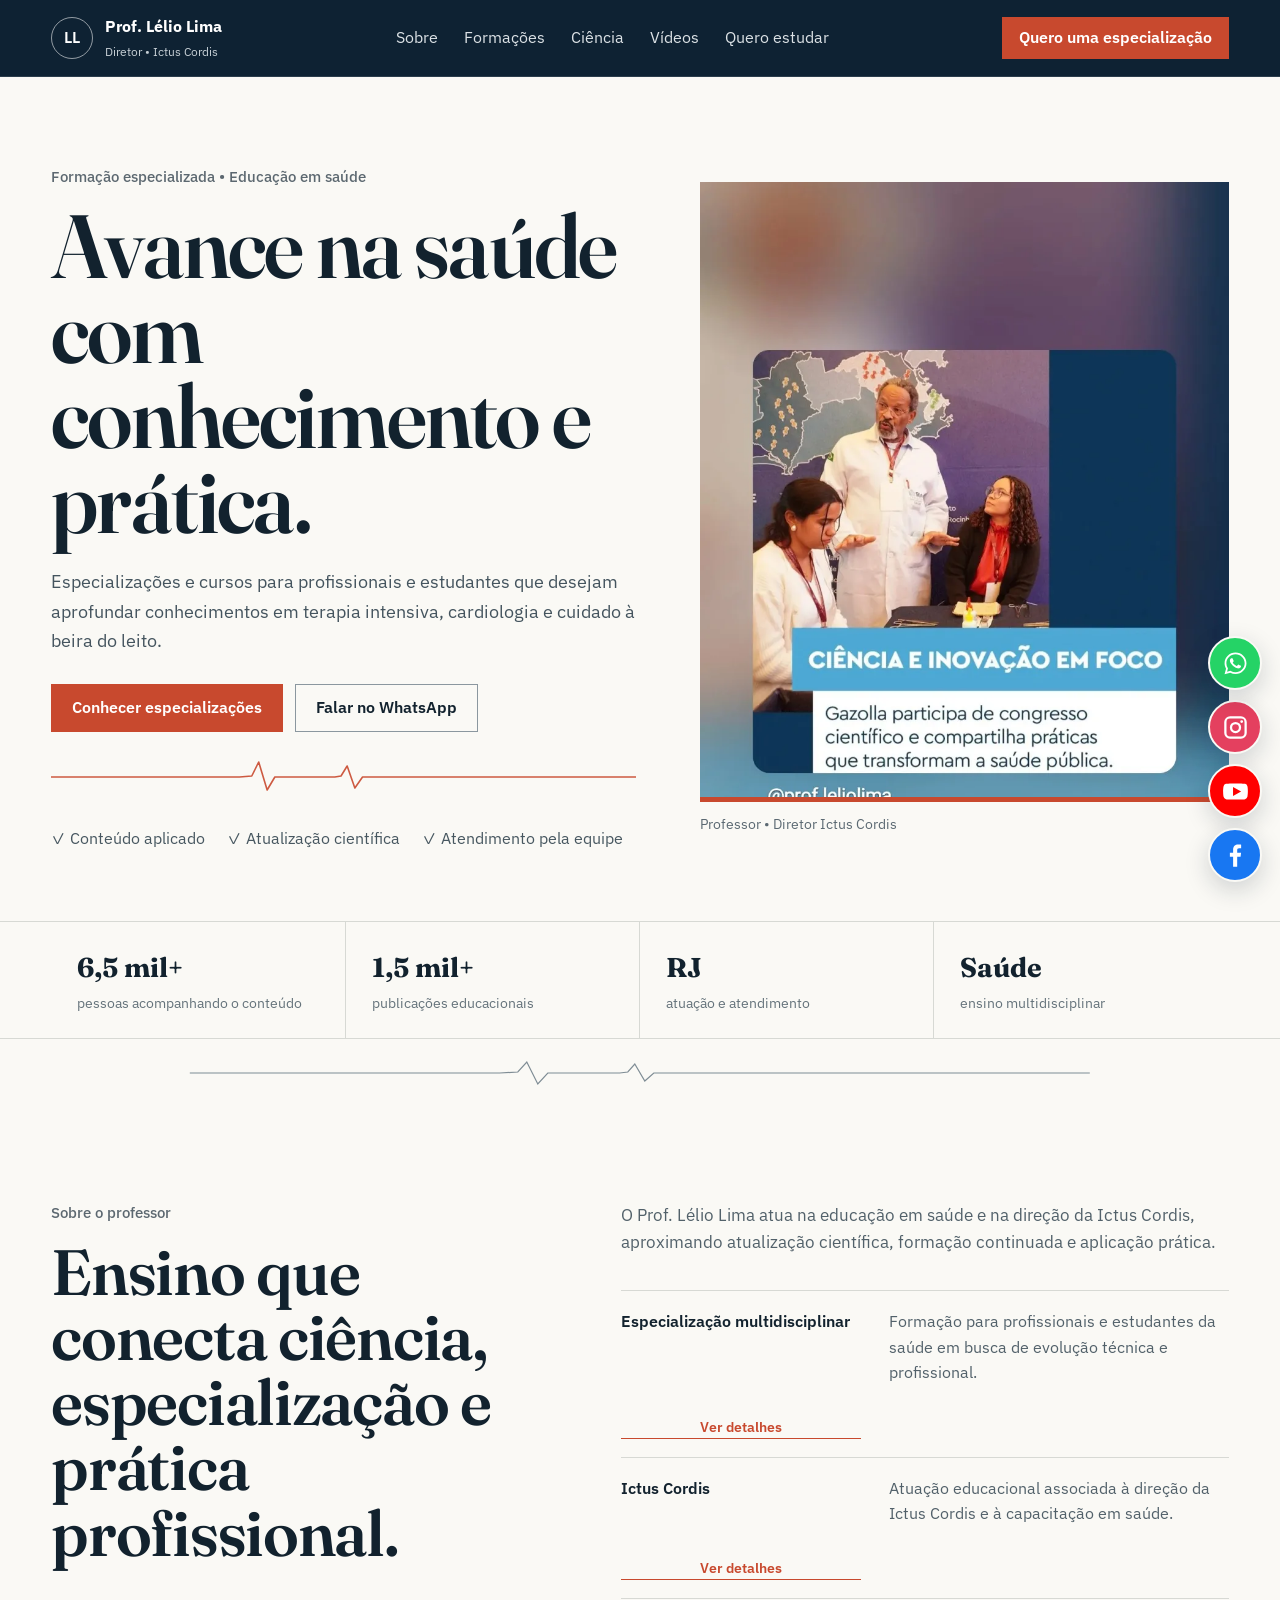
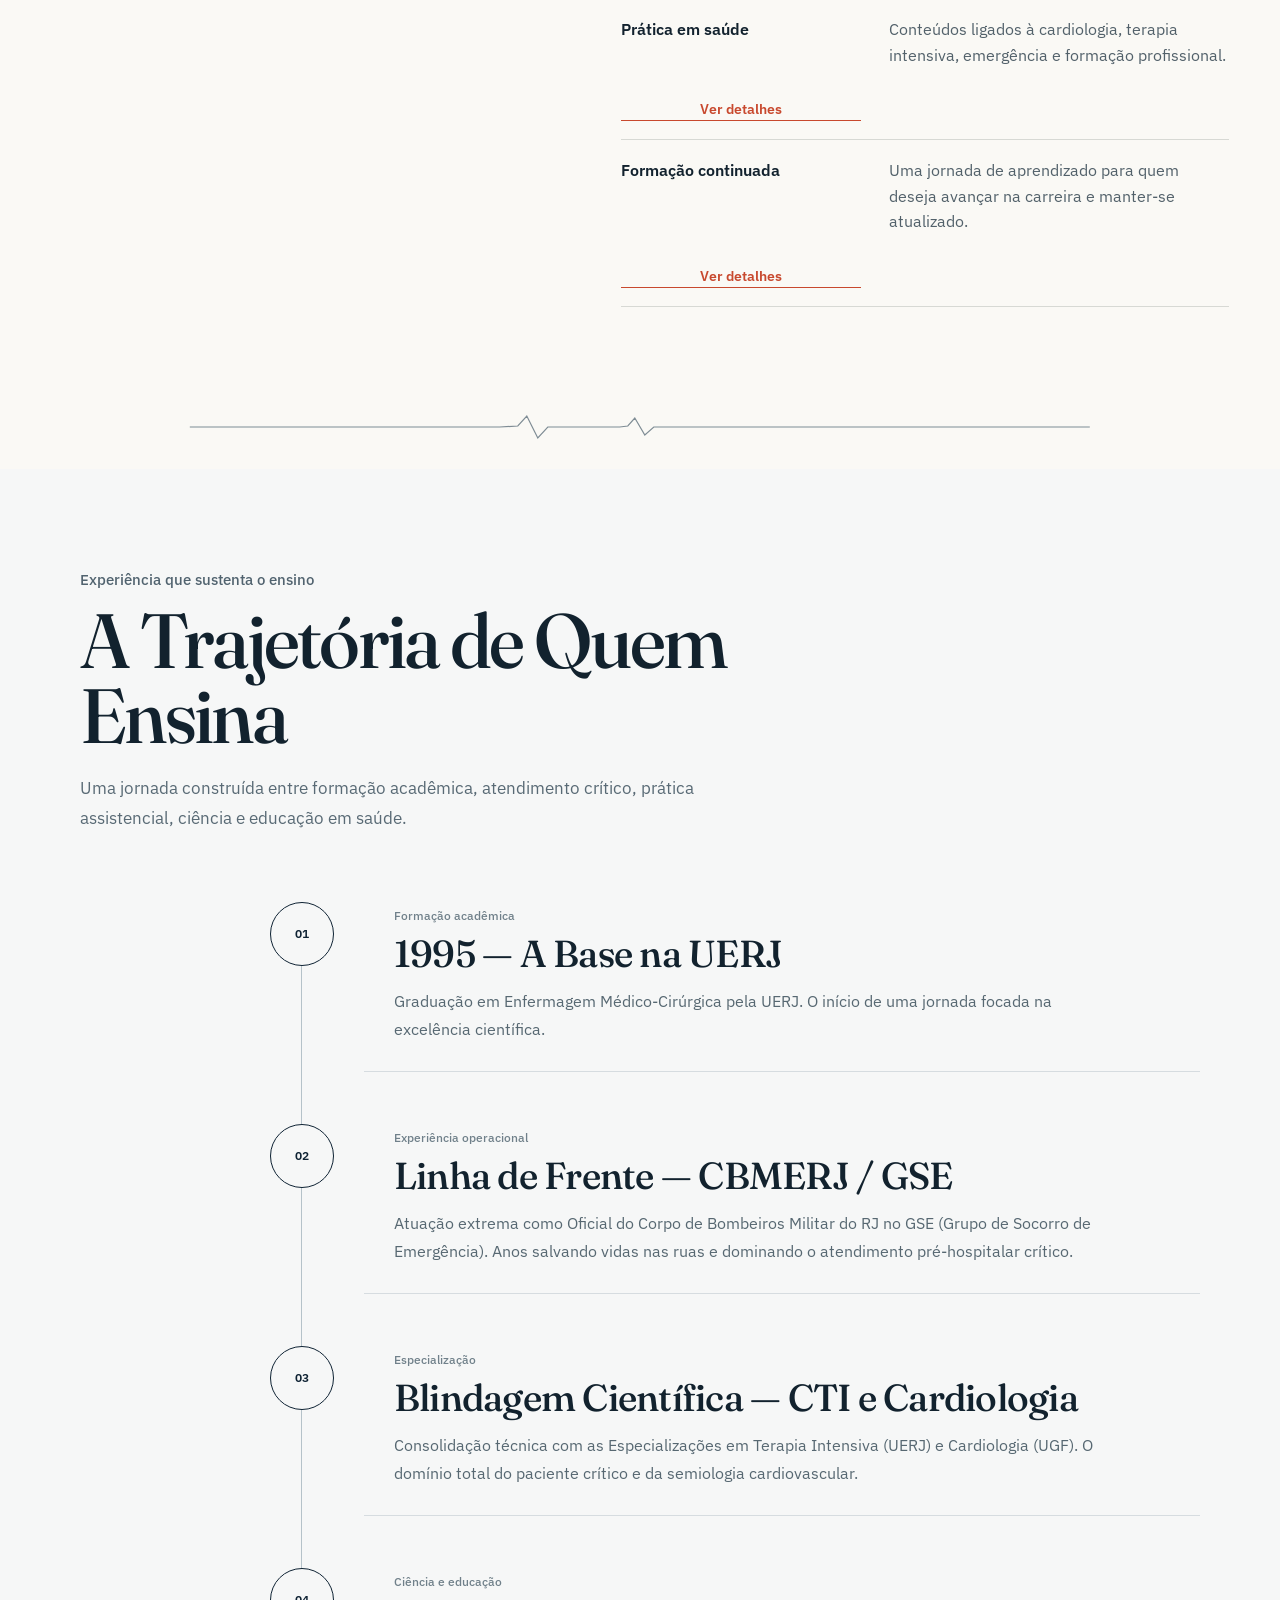
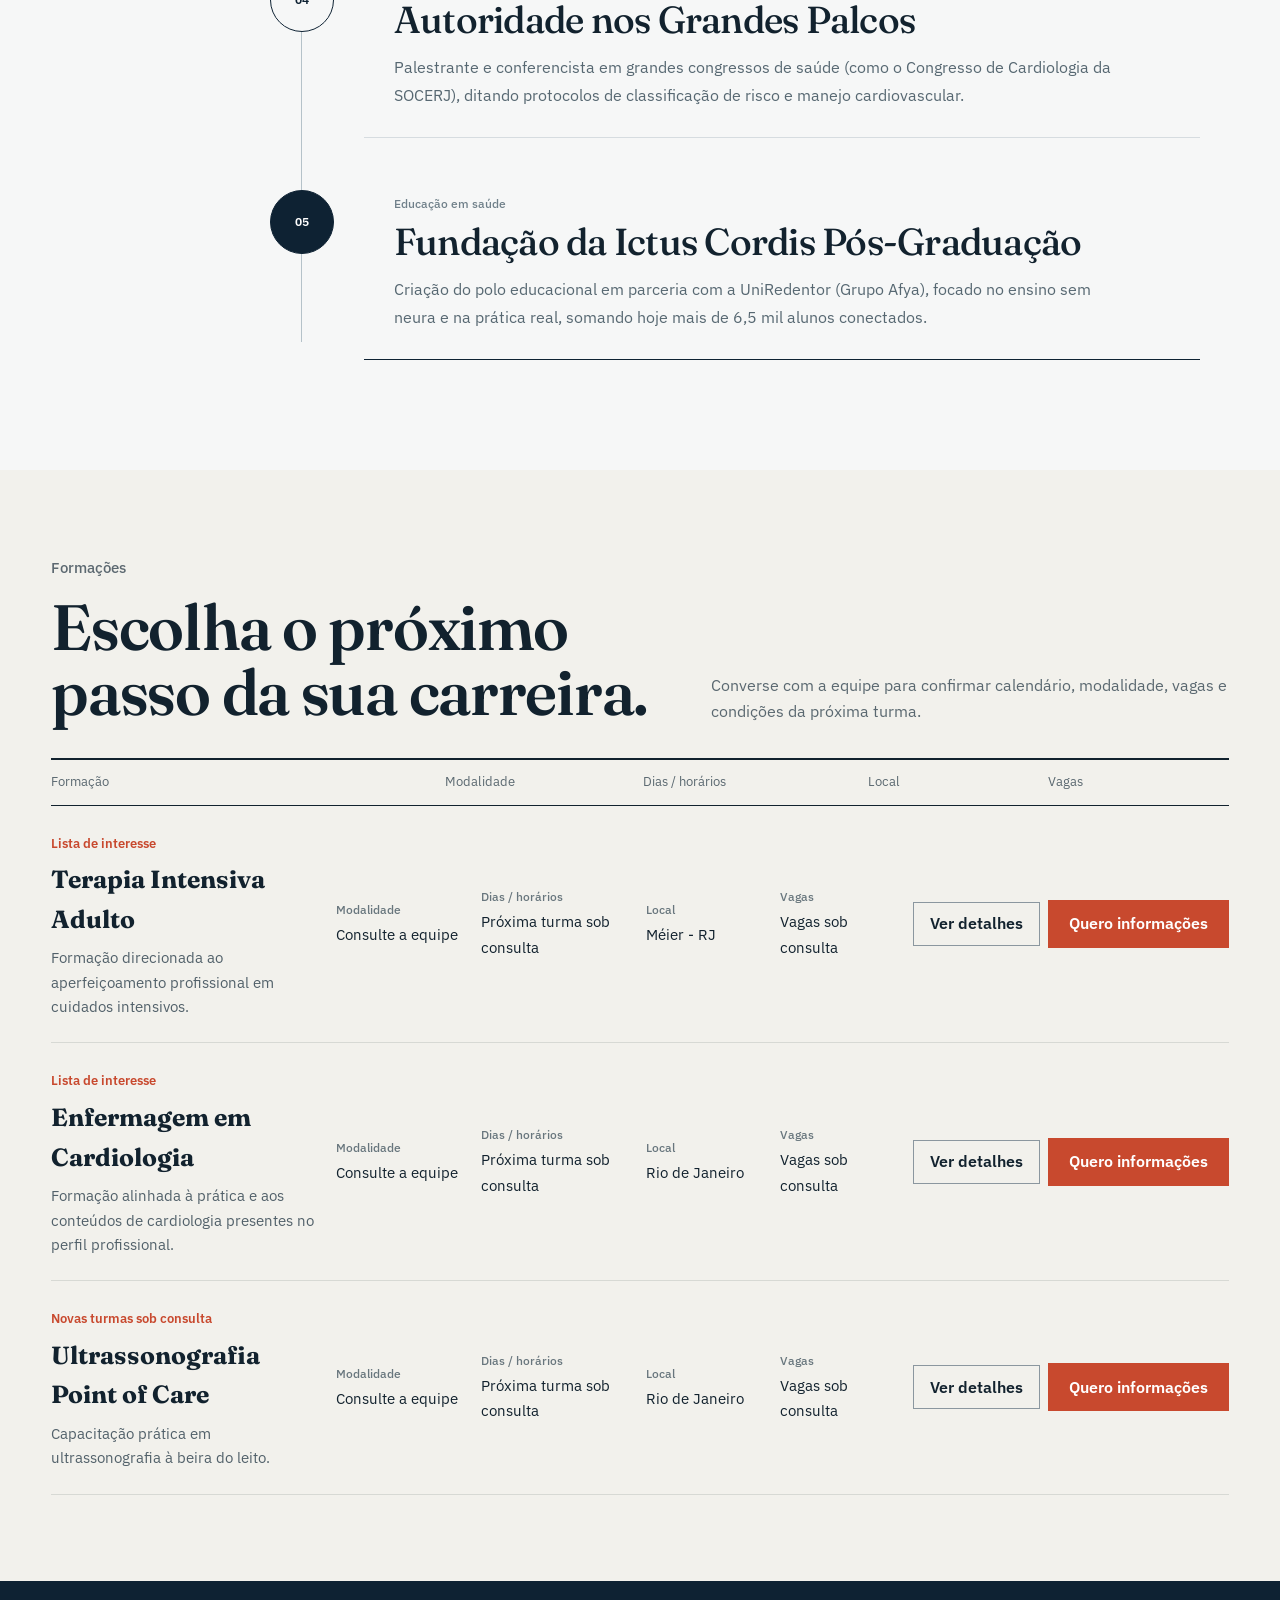
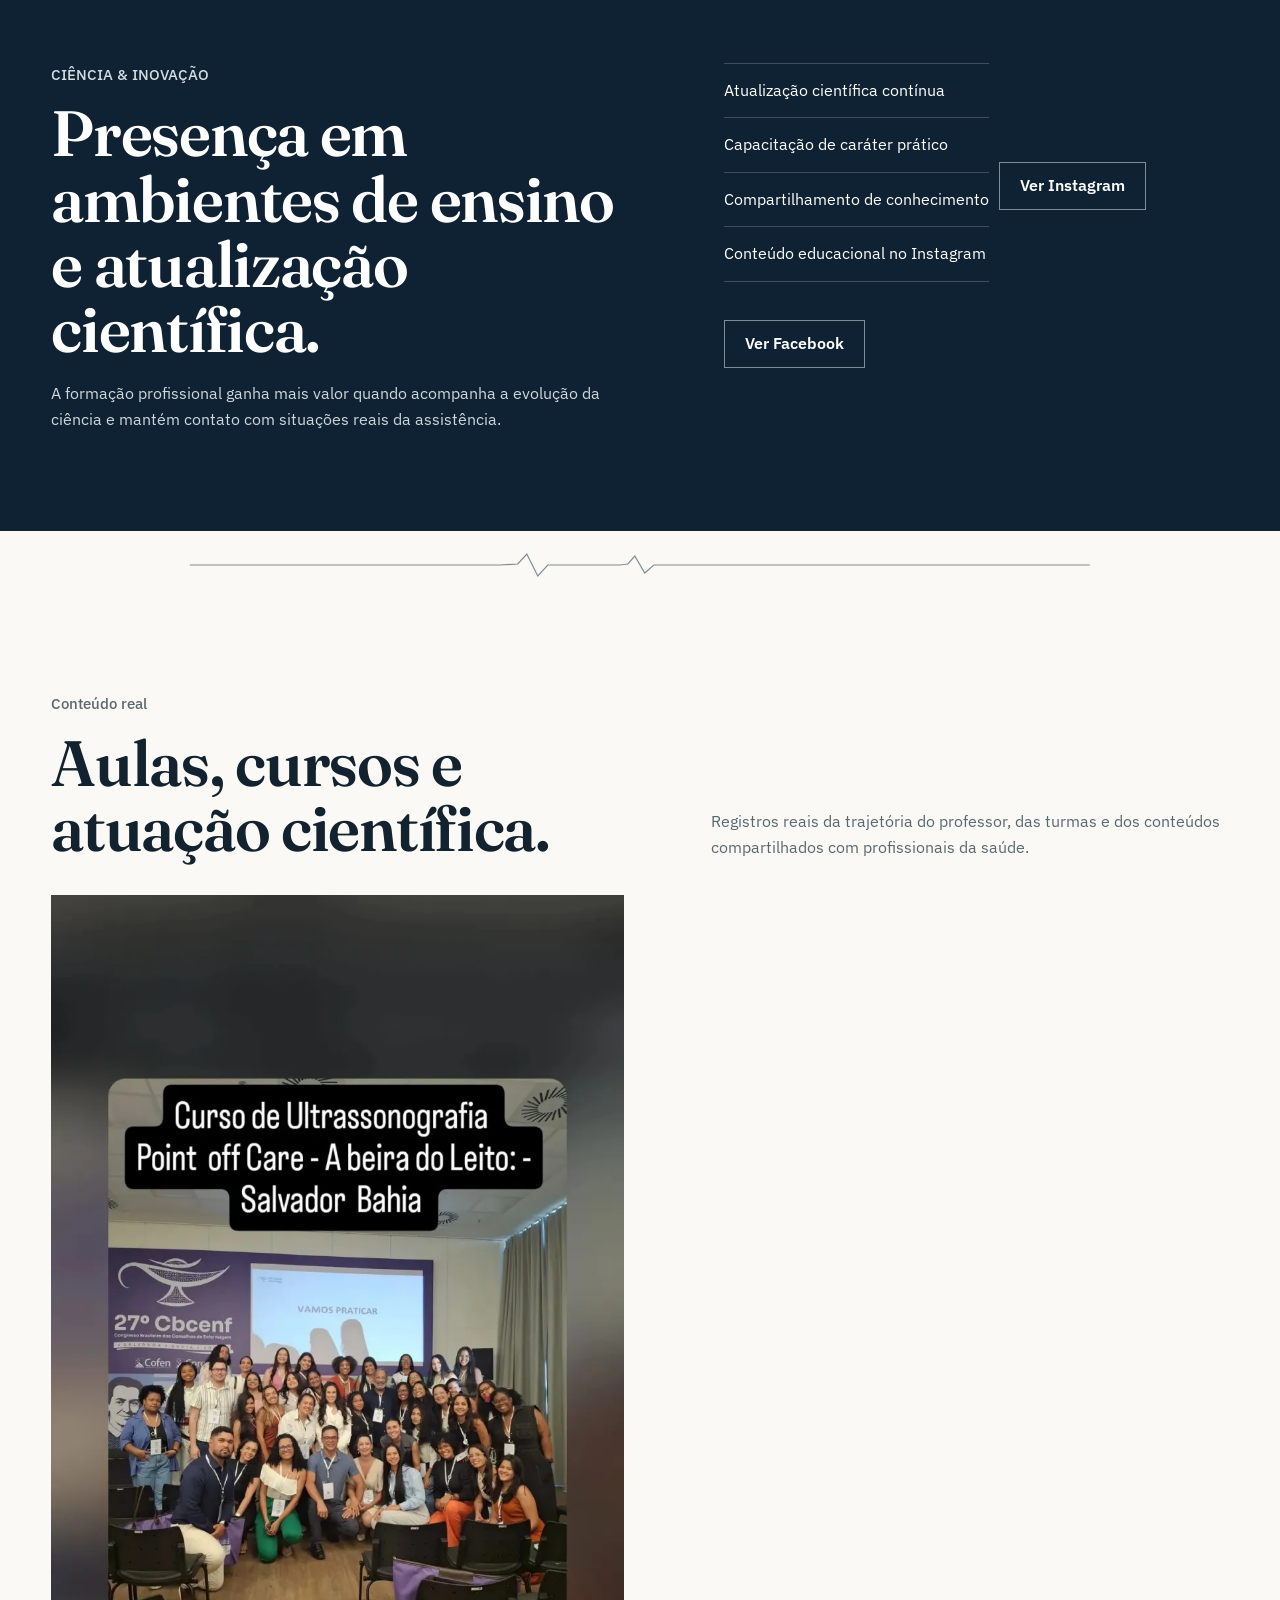
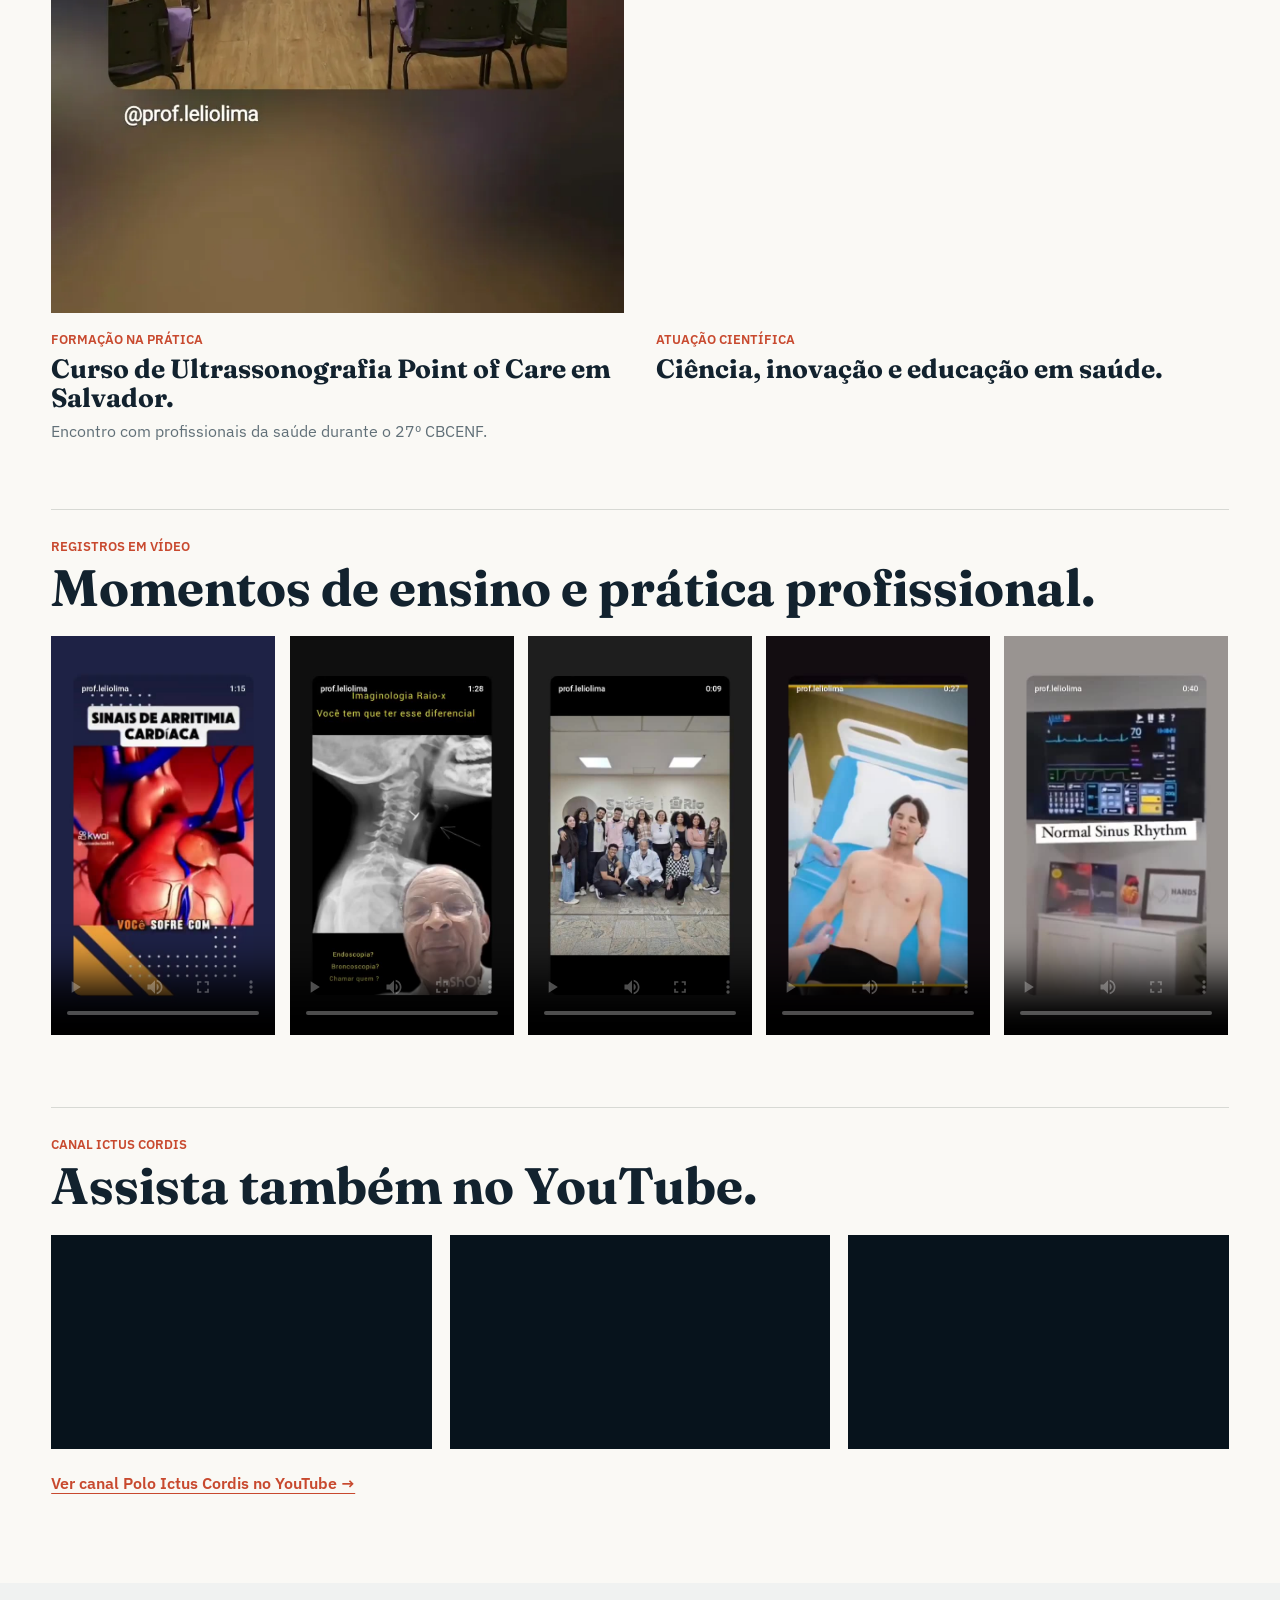
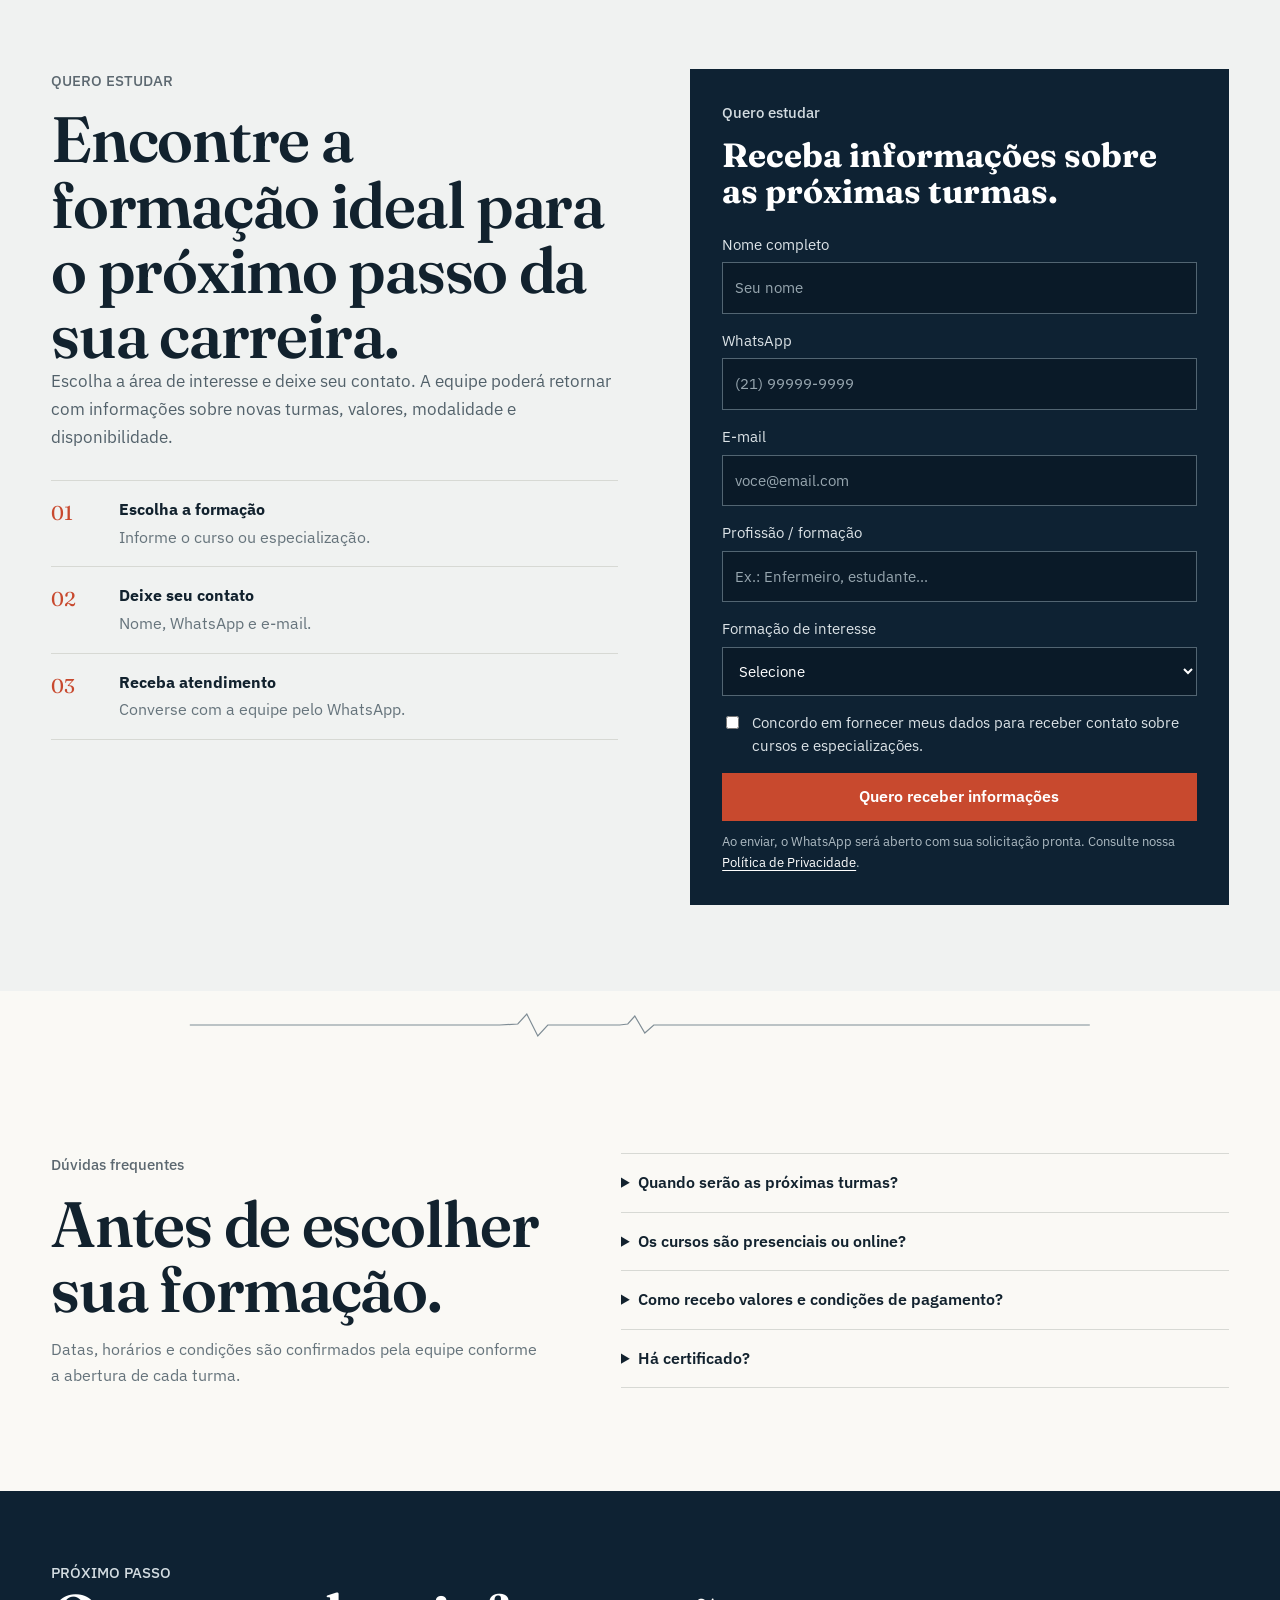
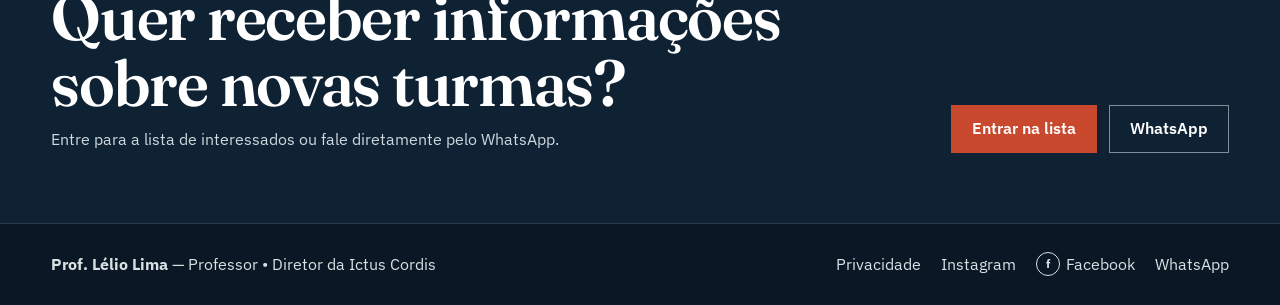
<file: index.html>
<!DOCTYPE html>
<html lang="pt-BR">
<head>
  <meta charset="UTF-8">
  <meta name="viewport" content="width=device-width,initial-scale=1">
  <meta name="theme-color" content="#0E2233">
  <meta name="description" content="Prof. Lélio Lima — especializações, pós-graduação e cursos práticos para profissionais da saúde.">
  <meta property="og:title" content="Prof. Lélio Lima | Especialização em Saúde">
  <meta property="og:description" content="Formação avançada, prática profissional e atualização científica para quem deseja crescer na área da saúde.">
  <meta property="og:type" content="website">
  <meta property="og:locale" content="pt_BR">
  <meta property="og:url" content="https://daianrj.github.io/prof-lelio-landing/">
  <meta property="og:image" content="https://daianrj.github.io/prof-lelio-landing/assets/media/prof-lelio-oficial.webp">
  <meta property="og:image:alt" content="Prof. Lélio Lima, professor e diretor da Ictus Cordis">
  <link rel="canonical" href="https://daianrj.github.io/prof-lelio-landing/">
  <title>Prof. Lélio Lima | Especialização em Saúde</title>
  <link rel="preconnect" href="https://fonts.googleapis.com">
  <link rel="preconnect" href="https://fonts.gstatic.com" crossorigin>
  <link href="https://fonts.googleapis.com/css2?family=Fraunces:opsz,wght@9..144,500;9..144,600&family=IBM+Plex+Sans:wght@400;500;600&display=swap" rel="stylesheet">
  <link rel="stylesheet" href="assets/css/style.css?v=20260918-1034">
  <script src="assets/js/config.js" defer></script>
  <script src="assets/js/app.js?v=20260918-1034" defer></script>
</head>
<body>
<a class="skip-link" href="#conteudo">Pular para o conteúdo</a>

<header class="topbar">
  <div class="container nav">
    <a class="brand" href="#inicio" aria-label="Ir para o início">
      <span class="brand-mark" aria-hidden="true">LL</span>
      <span class="brand-copy"><strong>Prof. Lélio Lima</strong><small>Diretor • Ictus Cordis</small></span>
    </a>
    <nav class="nav-links" aria-label="Menu principal">
      <a href="#sobre">Sobre</a>
      <a href="#formacoes">Formações</a>
      <a href="#ciencia">Ciência</a>
      <a href="#conteudos">Vídeos</a>
      <a href="#alunos">Quero estudar</a>
    </nav>
    <a class="btn btn-primary btn-compact" href="#alunos">Quero uma especialização</a>
  </div>
</header>

<main id="conteudo">
  <section class="hero hero-enter" id="inicio">
    <div class="container hero-grid">
      <div class="hero-copy">
        <p class="eyebrow">Formação especializada • Educação em saúde</p>
        <h1>Avance na saúde com conhecimento e prática.</h1>
        <p class="hero-text">Especializações e cursos para profissionais e estudantes que desejam aprofundar conhecimentos em terapia intensiva, cardiologia e cuidado à beira do leito.</p>
        <div class="actions">
          <a class="btn btn-primary" href="#formacoes">Conhecer especializações</a>
          <a class="btn btn-secondary wa-link" data-message="Olá Professor Lélio, conheci o site e gostaria de informações sobre as especializações." target="_blank" rel="noopener">Falar no WhatsApp</a>
        </div>
        <ul class="hero-seals" aria-label="Destaques">
          <li>✓ Conteúdo aplicado</li>
          <li>✓ Atualização científica</li>
          <li>✓ Atendimento pela equipe</li>
        </ul>
      </div>

      <figure class="hero-figure">
        <img src="assets/media/prof-lelio-oficial.webp" alt="Prof. Lélio Lima, professor e diretor da Ictus Cordis" loading="eager" decoding="async">
        <figcaption>Professor • Diretor Ictus Cordis</figcaption>
      </figure>
    </div>
  </section>

  <section class="stats-strip" aria-label="Estatísticas do perfil">
    <div class="container stats-grid">
      <div><strong>6,5 mil+</strong><span>pessoas acompanhando o conteúdo</span></div>
      <div><strong>1,5 mil+</strong><span>publicações educacionais</span></div>
      <div><strong>RJ</strong><span>atuação e atendimento</span></div>
      <div><strong>Saúde</strong><span>ensino multidisciplinar</span></div>
    </div>
  </section>

  <div class="ecg-divider" aria-hidden="true">
    <svg viewBox="0 0 900 28" role="img" aria-label="">
      <path d="M0 14H310l18-1 9-10 11 22 10-11h72l8-1 7-8 10 17 9-8h436" />
    </svg>
  </div>

  <section class="section" id="sobre">
    <div class="container editorial-grid">
      <div class="section-heading">
        <p class="eyebrow">Sobre o professor</p>
        <h2>Ensino que conecta ciência, especialização e prática profissional.</h2>
      </div>
      <div class="section-copy">
        <p class="lead">O Prof. Lélio Lima atua na educação em saúde e na direção da Ictus Cordis, aproximando atualização científica, formação continuada e aplicação prática.</p>
        <dl class="attribute-list">
          <div><dt>Especialização multidisciplinar</dt><dd>Formação para profissionais e estudantes da saúde em busca de evolução técnica e profissional.</dd><button class="info-trigger" type="button" data-modal-title="Especialização multidisciplinar" data-modal-text="Formação para profissionais e estudantes da saúde em busca de evolução técnica e profissional.">Ver detalhes</button></div>
          <div><dt>Ictus Cordis</dt><dd>Atuação educacional associada à direção da Ictus Cordis e à capacitação em saúde.</dd><button class="info-trigger" type="button" data-modal-title="Ictus Cordis" data-modal-text="Atuação educacional associada à direção da Ictus Cordis e à capacitação em saúde.">Ver detalhes</button></div>
          <div><dt>Prática em saúde</dt><dd>Conteúdos ligados à cardiologia, terapia intensiva, emergência e formação profissional.</dd><button class="info-trigger" type="button" data-modal-title="Prática em saúde" data-modal-text="Conteúdos ligados à cardiologia, terapia intensiva, emergência e formação profissional.">Ver detalhes</button></div>
          <div><dt>Formação continuada</dt><dd>Uma jornada de aprendizado para quem deseja avançar na carreira e manter-se atualizado.</dd><button class="info-trigger" type="button" data-modal-title="Formação continuada" data-modal-text="Uma jornada de aprendizado para quem deseja avançar na carreira e manter-se atualizado.">Ver detalhes</button></div>
        </dl>
      </div>
    </div>
  </section>

  <div class="ecg-divider" aria-hidden="true">
    <svg viewBox="0 0 900 28"><path d="M0 14H310l18-1 9-10 11 22 10-11h72l8-1 7-8 10 17 9-8h436" /></svg>
  </div>

  
  <section class="career-timeline-section" id="trajetoria">
    <div class="container career-timeline-container">
      <header class="career-timeline-header">
        <p class="career-timeline-kicker">Experiência que sustenta o ensino</p>
        <h2>A Trajetória de Quem Ensina</h2>
        <p>Uma jornada construída entre formação acadêmica, atendimento crítico, prática assistencial, ciência e educação em saúde.</p>
      </header>

      <div class="career-timeline" aria-label="Linha do tempo profissional do Prof. Lélio Lima">
        <article class="career-timeline-item" data-career-reveal>
          <div class="career-timeline-marker" aria-hidden="true"><span>01</span></div>
          <div class="career-timeline-content">
            <span class="career-timeline-label">Formação acadêmica</span>
            <h3>1995 — A Base na UERJ</h3>
            <p>Graduação em Enfermagem Médico-Cirúrgica pela UERJ. O início de uma jornada focada na excelência científica.</p>
          </div>
        </article>

        <article class="career-timeline-item" data-career-reveal>
          <div class="career-timeline-marker" aria-hidden="true"><span>02</span></div>
          <div class="career-timeline-content">
            <span class="career-timeline-label">Experiência operacional</span>
            <h3>Linha de Frente — CBMERJ / GSE</h3>
            <p>Atuação extrema como Oficial do Corpo de Bombeiros Militar do RJ no GSE (Grupo de Socorro de Emergência). Anos salvando vidas nas ruas e dominando o atendimento pré-hospitalar crítico.</p>
          </div>
        </article>

        <article class="career-timeline-item" data-career-reveal>
          <div class="career-timeline-marker" aria-hidden="true"><span>03</span></div>
          <div class="career-timeline-content">
            <span class="career-timeline-label">Especialização</span>
            <h3>Blindagem Científica — CTI e Cardiologia</h3>
            <p>Consolidação técnica com as Especializações em Terapia Intensiva (UERJ) e Cardiologia (UGF). O domínio total do paciente crítico e da semiologia cardiovascular.</p>
          </div>
        </article>

        <article class="career-timeline-item" data-career-reveal>
          <div class="career-timeline-marker" aria-hidden="true"><span>04</span></div>
          <div class="career-timeline-content">
            <span class="career-timeline-label">Ciência e educação</span>
            <h3>Autoridade nos Grandes Palcos</h3>
            <p>Palestrante e conferencista em grandes congressos de saúde (como o Congresso de Cardiologia da SOCERJ), ditando protocolos de classificação de risco e manejo cardiovascular.</p>
          </div>
        </article>

        <article class="career-timeline-item career-timeline-item-highlight" data-career-reveal>
          <div class="career-timeline-marker" aria-hidden="true"><span>05</span></div>
          <div class="career-timeline-content">
            <span class="career-timeline-label">Educação em saúde</span>
            <h3>Fundação da Ictus Cordis Pós-Graduação</h3>
            <p>Criação do polo educacional em parceria com a UniRedentor (Grupo Afya), focado no ensino sem neura e na prática real, somando hoje mais de 6,5 mil alunos conectados.</p>
          </div>
        </article>
      </div>
    </div>
  </section>

<section class="section formations" id="formacoes">
    <div class="container">
      <div class="section-intro-row">
        <div>
          <p class="eyebrow">Formações</p>
          <h2>Escolha o próximo passo da sua carreira.</h2>
        </div>
        <p>Converse com a equipe para confirmar calendário, modalidade, vagas e condições da próxima turma.</p>
      </div>

      <div class="formation-table" role="region" aria-label="Lista de formações">
        <div class="formation-head" aria-hidden="true">
          <span>Formação</span><span>Modalidade</span><span>Dias / horários</span><span>Local</span><span>Vagas</span><span></span>
        </div>
        <div id="coursesGrid" aria-live="polite"></div>
      </div>
    </div>
  </section>

  <section class="science-band" id="ciencia">
    <div class="container science-grid">
      <div>
        <p class="eyebrow light">CIÊNCIA &amp; INOVAÇÃO</p>
        <h2>Presença em ambientes de ensino e atualização científica.</h2>
        <p>A formação profissional ganha mais valor quando acompanha a evolução da ciência e mantém contato com situações reais da assistência.</p>
      </div>
      <div>
        <ul class="science-list">
          <li>Atualização científica contínua</li>
          <li>Capacitação de caráter prático</li>
          <li>Compartilhamento de conhecimento</li>
          <li>Conteúdo educacional no Instagram</li>
        </ul>
        <a class="btn btn-on-dark" href="https://www.instagram.com/prof.leliolima" target="_blank" rel="noopener">Ver Instagram</a>
      </div>
    </div>
  </section>

  <div class="ecg-divider" aria-hidden="true">
    <svg viewBox="0 0 900 28"><path d="M0 14H310l18-1 9-10 11 22 10-11h72l8-1 7-8 10 17 9-8h436" /></svg>
  </div>

  <section class="section media-section" id="conteudos">
    <div class="container">
      <div class="section-intro-row">
        <div>
          <p class="eyebrow">Conteúdo real</p>
          <h2>Aulas, cursos e atuação científica.</h2>
        </div>
        <p>Registros reais da trajetória do professor, das turmas e dos conteúdos compartilhados com profissionais da saúde.</p>
      </div>

      <div class="media-grid">
        <figure class="photo-feature">
          <img src="assets/media/curso-pocus-salvador.webp" alt="Turma do curso de Ultrassonografia Point of Care em Salvador, Bahia" loading="lazy" decoding="async">
          <figcaption>
            <span class="media-label">FORMAÇÃO NA PRÁTICA</span>
            <strong>Curso de Ultrassonografia Point of Care em Salvador.</strong>
            <p>Encontro com profissionais da saúde durante o 27º CBCENF.</p>
          </figcaption>
        </figure>

        <figure class="photo-feature portrait-feature">
          <img src="assets/media/congresso-ciencia.webp" alt="Prof. Lélio Lima em ambiente de congresso e atividade científica" loading="lazy" decoding="async">
          <figcaption>
            <span class="media-label">ATUAÇÃO CIENTÍFICA</span>
            <strong>Ciência, inovação e educação em saúde.</strong>
          </figcaption>
        </figure>
      </div>

      <div class="section-subheading">
        <span class="media-label">REGISTROS EM VÍDEO</span>
        <h3>Momentos de ensino e prática profissional.</h3>
      </div>
      <div class="video-gallery">
        <video controls playsinline preload="metadata" poster="assets/media/gallery/video-1-poster.jpg" aria-label="Vídeo de atividade educacional 1"><source src="assets/media/gallery/video-1.mp4" type="video/mp4"></video>
        <video controls playsinline preload="metadata" poster="assets/media/gallery/video-2-poster.jpg" aria-label="Vídeo de atividade educacional 2"><source src="assets/media/gallery/video-2.mp4" type="video/mp4"></video>
        <video controls playsinline preload="metadata" poster="assets/media/gallery/video-3-poster.jpg" aria-label="Vídeo de atividade educacional 3"><source src="assets/media/gallery/video-3.mp4" type="video/mp4"></video>
        <video controls playsinline preload="metadata" poster="assets/media/gallery/video-4-poster.jpg" aria-label="Vídeo de atividade educacional 4"><source src="assets/media/gallery/video-4.mp4" type="video/mp4"></video>
        <video controls playsinline preload="metadata" poster="assets/media/gallery/video-5-poster.jpg" aria-label="Vídeo de atividade educacional 5"><source src="assets/media/gallery/video-5.mp4" type="video/mp4"></video>
      </div>

      <div class="section-subheading youtube-heading">
        <span class="media-label">CANAL ICTUS CORDIS</span>
        <h3>Assista também no YouTube.</h3>
      </div>
      <div class="youtube-grid">
        <iframe src="https://www.youtube-nocookie.com/embed/rzGbgNXoxw0" title="Conteúdo do Prof. Lélio Lima no YouTube 1" loading="lazy" allow="accelerometer; autoplay; clipboard-write; encrypted-media; gyroscope; picture-in-picture; web-share" allowfullscreen></iframe>
        <iframe src="https://www.youtube-nocookie.com/embed/Il0uYaHUVZ8" title="Conteúdo do Prof. Lélio Lima no YouTube 2" loading="lazy" allow="accelerometer; autoplay; clipboard-write; encrypted-media; gyroscope; picture-in-picture; web-share" allowfullscreen></iframe>
        <iframe src="https://www.youtube-nocookie.com/embed/HNYosmhlXDc" title="Conteúdo do Prof. Lélio Lima no YouTube 3" loading="lazy" allow="accelerometer; autoplay; clipboard-write; encrypted-media; gyroscope; picture-in-picture; web-share" allowfullscreen></iframe>
      </div>
      <a class="channel-link" href="http://www.youtube.com/@poloictuscordis888" target="_blank" rel="noopener">Ver canal Polo Ictus Cordis no YouTube →</a>
    </div>
  </section>

  <section class="section capture" id="alunos">
    <div class="container capture-grid">
      <div>
        <p class="eyebrow">QUERO ESTUDAR</p>
        <h2>Encontre a formação ideal para o próximo passo da sua carreira.</h2>
        <p class="lead">Escolha a área de interesse e deixe seu contato. A equipe poderá retornar com informações sobre novas turmas, valores, modalidade e disponibilidade.</p>
        <ol class="steps">
          <li><span>01</span><div><strong>Escolha a formação</strong><p>Informe o curso ou especialização.</p></div></li>
          <li><span>02</span><div><strong>Deixe seu contato</strong><p>Nome, WhatsApp e e-mail.</p></div></li>
          <li><span>03</span><div><strong>Receba atendimento</strong><p>Converse com a equipe pelo WhatsApp.</p></div></li>
        </ol>
      </div>

      <form id="leadForm" class="lead-form">
        <p class="eyebrow light">Quero estudar</p>
        <h3>Receba informações sobre as próximas turmas.</h3>

        <label>Nome completo<input name="nome" required autocomplete="name" placeholder="Seu nome"></label>
        <label>WhatsApp<input name="whatsapp" required inputmode="tel" autocomplete="tel" placeholder="(21) 99999-9999"></label>
        <label>E-mail<input name="email" type="email" autocomplete="email" placeholder="voce@email.com"></label>
        <label>Profissão / formação<input name="profissao" placeholder="Ex.: Enfermeiro, estudante..."></label>
        <label>Formação de interesse
          <select name="curso" id="courseSelect" required>
            <option value="">Selecione</option>
          </select>
        </label>
        <label class="consent"><input type="checkbox" required><span>Concordo em fornecer meus dados para receber contato sobre cursos e especializações.</span></label>
        <button class="btn btn-primary full" type="submit">Quero receber informações</button>
        <small>Ao enviar, o WhatsApp será aberto com sua solicitação pronta. Consulte nossa <a href="privacy.html">Política de Privacidade</a>.</small>
      </form>
    </div>
  </section>

  <div class="ecg-divider" aria-hidden="true">
    <svg viewBox="0 0 900 28"><path d="M0 14H310l18-1 9-10 11 22 10-11h72l8-1 7-8 10 17 9-8h436" /></svg>
  </div>

  <section class="section faq-section">
    <div class="container editorial-grid">
      <div class="section-heading">
        <p class="eyebrow">Dúvidas frequentes</p>
        <h2>Antes de escolher sua formação.</h2>
        <p>Datas, horários e condições são confirmados pela equipe conforme a abertura de cada turma.</p>
      </div>
      <div id="faqList" class="faq-list"></div>
    </div>
  </section>

  <section class="final-cta">
    <div class="container final-cta-inner">
      <div>
        <p class="eyebrow light">PRÓXIMO PASSO</p>
        <h2>Quer receber informações sobre novas turmas?</h2>
        <p>Entre para a lista de interessados ou fale diretamente pelo WhatsApp.</p>
      </div>
      <div class="actions">
        <a class="btn btn-primary" href="#alunos">Entrar na lista</a>
        <a class="btn btn-on-dark wa-link" data-message="Olá Professor Lélio, quero receber informações sobre as próximas turmas." target="_blank" rel="noopener">WhatsApp</a>
      </div>
    </div>
  </section>
</main>

<footer class="footer">
  <div class="container footer-grid">
    <p><strong>Prof. Lélio Lima</strong> — Professor • Diretor da Ictus Cordis</p>
    <nav aria-label="Links do rodapé">
      <a href="privacy.html">Privacidade</a>
      <a href="https://www.instagram.com/prof.leliolima" target="_blank" rel="noopener">Instagram</a>
      <a class="wa-link" data-message="Olá Professor Lélio, gostaria de informações sobre as formações." target="_blank" rel="noopener">WhatsApp</a>
    </nav>
  </div>
</footer>


<div class="modal-layer" id="infoModal" aria-hidden="true">
  <div class="modal-backdrop" data-modal-close></div>
  <section class="info-modal" role="dialog" aria-modal="true" aria-labelledby="modalTitle" aria-describedby="modalBody" tabindex="-1">
    <button class="modal-close" type="button" data-modal-close aria-label="Fechar janela">×</button>
    <p class="modal-kicker" id="modalKicker">Informações</p>
    <h2 id="modalTitle">Detalhes</h2>
    <div class="modal-body" id="modalBody"></div>
    <div class="modal-actions" id="modalActions"></div>
  </section>
</div>


<div class="floating-socials" aria-label="Redes sociais">
  <a class="floating-social floating-wa wa-link"
     data-message="Olá Professor Lélio, vim pelo site e gostaria de informações."
     target="_blank"
     rel="noopener"
     aria-label="Falar no WhatsApp"
     title="WhatsApp">
    <svg viewBox="0 0 32 32" aria-hidden="true" focusable="false">
      <path d="M16.04 3C8.88 3 3.06 8.72 3.06 15.77c0 2.25.6 4.45 1.74 6.38L3 28.75l6.83-1.76a13.16 13.16 0 0 0 6.2 1.56h.01C23.2 28.55 29 22.83 29 15.77S23.2 3 16.04 3Zm0 23.39h-.01a10.95 10.95 0 0 1-5.58-1.52l-.4-.23-4.05 1.04 1.08-3.88-.26-.4a10.49 10.49 0 0 1-1.64-5.63c0-5.86 4.87-10.62 10.86-10.62 5.98 0 10.85 4.76 10.85 10.62 0 5.86-4.87 10.62-10.85 10.62Zm5.95-7.96c-.33-.16-1.92-.93-2.22-1.03-.3-.11-.52-.16-.74.16-.22.32-.85 1.03-1.04 1.24-.19.21-.38.24-.71.08-.33-.16-1.38-.5-2.63-1.59-.97-.85-1.63-1.9-1.82-2.22-.19-.32-.02-.5.14-.66.15-.15.33-.37.49-.56.17-.19.22-.32.33-.53.11-.21.05-.4-.03-.56-.08-.16-.74-1.75-1.01-2.4-.27-.64-.54-.56-.74-.57h-.63c-.22 0-.57.08-.87.4-.3.32-1.14 1.09-1.14 2.66 0 1.56 1.17 3.07 1.33 3.28.16.21 2.3 3.44 5.57 4.82.78.33 1.38.53 1.85.68.78.24 1.49.21 2.05.13.63-.09 1.92-.77 2.19-1.51.27-.75.27-1.39.19-1.52-.08-.14-.3-.22-.63-.38Z"/>
    </svg>
  </a>

  <a class="floating-social floating-instagram"
     href="https://www.instagram.com/prof.leliolima"
     target="_blank"
     rel="noopener"
     aria-label="Abrir Instagram"
     title="Instagram">
    <svg viewBox="0 0 24 24" aria-hidden="true" focusable="false">
      <path d="M7.2 2h9.6A5.2 5.2 0 0 1 22 7.2v9.6a5.2 5.2 0 0 1-5.2 5.2H7.2A5.2 5.2 0 0 1 2 16.8V7.2A5.2 5.2 0 0 1 7.2 2Zm-.18 2A3.02 3.02 0 0 0 4 7.02v9.96A3.02 3.02 0 0 0 7.02 20h9.96A3.02 3.02 0 0 0 20 16.98V7.02A3.02 3.02 0 0 0 16.98 4H7.02ZM17.5 5.5a1.25 1.25 0 1 1 0 2.5 1.25 1.25 0 0 1 0-2.5ZM12 7a5 5 0 1 1 0 10 5 5 0 0 1 0-10Zm0 2a3 3 0 1 0 0 6 3 3 0 0 0 0-6Z"/>
    </svg>
  </a>

  <a class="floating-social floating-youtube"
     href="https://www.youtube.com/@poloictuscordis888"
     target="_blank"
     rel="noopener"
     aria-label="Abrir YouTube"
     title="YouTube">
    <svg viewBox="0 0 24 24" aria-hidden="true" focusable="false">
      <path d="M23 12s0-3.15-.4-4.67a3 3 0 0 0-2.12-2.12C18.96 4.8 12 4.8 12 4.8s-6.96 0-8.48.41A3 3 0 0 0 1.4 7.33C1 8.85 1 12 1 12s0 3.15.4 4.67a3 3 0 0 0 2.12 2.12c1.52.41 8.48.41 8.48.41s6.96 0 8.48-.41a3 3 0 0 0 2.12-2.12C23 15.15 23 12 23 12Zm-13.2 4.1V7.9L17 12l-7.2 4.1Z"/>
    </svg>
  </a>

  <a class="floating-social floating-facebook"
     href="https://www.facebook.com/leliolima.ictuspos/"
     target="_blank"
     rel="noopener"
     aria-label="Abrir Facebook"
     title="Facebook">
    <svg viewBox="0 0 24 24" aria-hidden="true" focusable="false">
      <path d="M13.5 22v-9h3l.45-3.5H13.5V7.25c0-1.01.28-1.7 1.73-1.7H17V2.42C16.69 2.38 15.62 2.3 14.35 2.3c-2.65 0-4.47 1.62-4.47 4.59V9.5H7v3.5h2.88v9h3.62Z"/>
    </svg>
  </a>
</div>
</body>
</html>
</file>
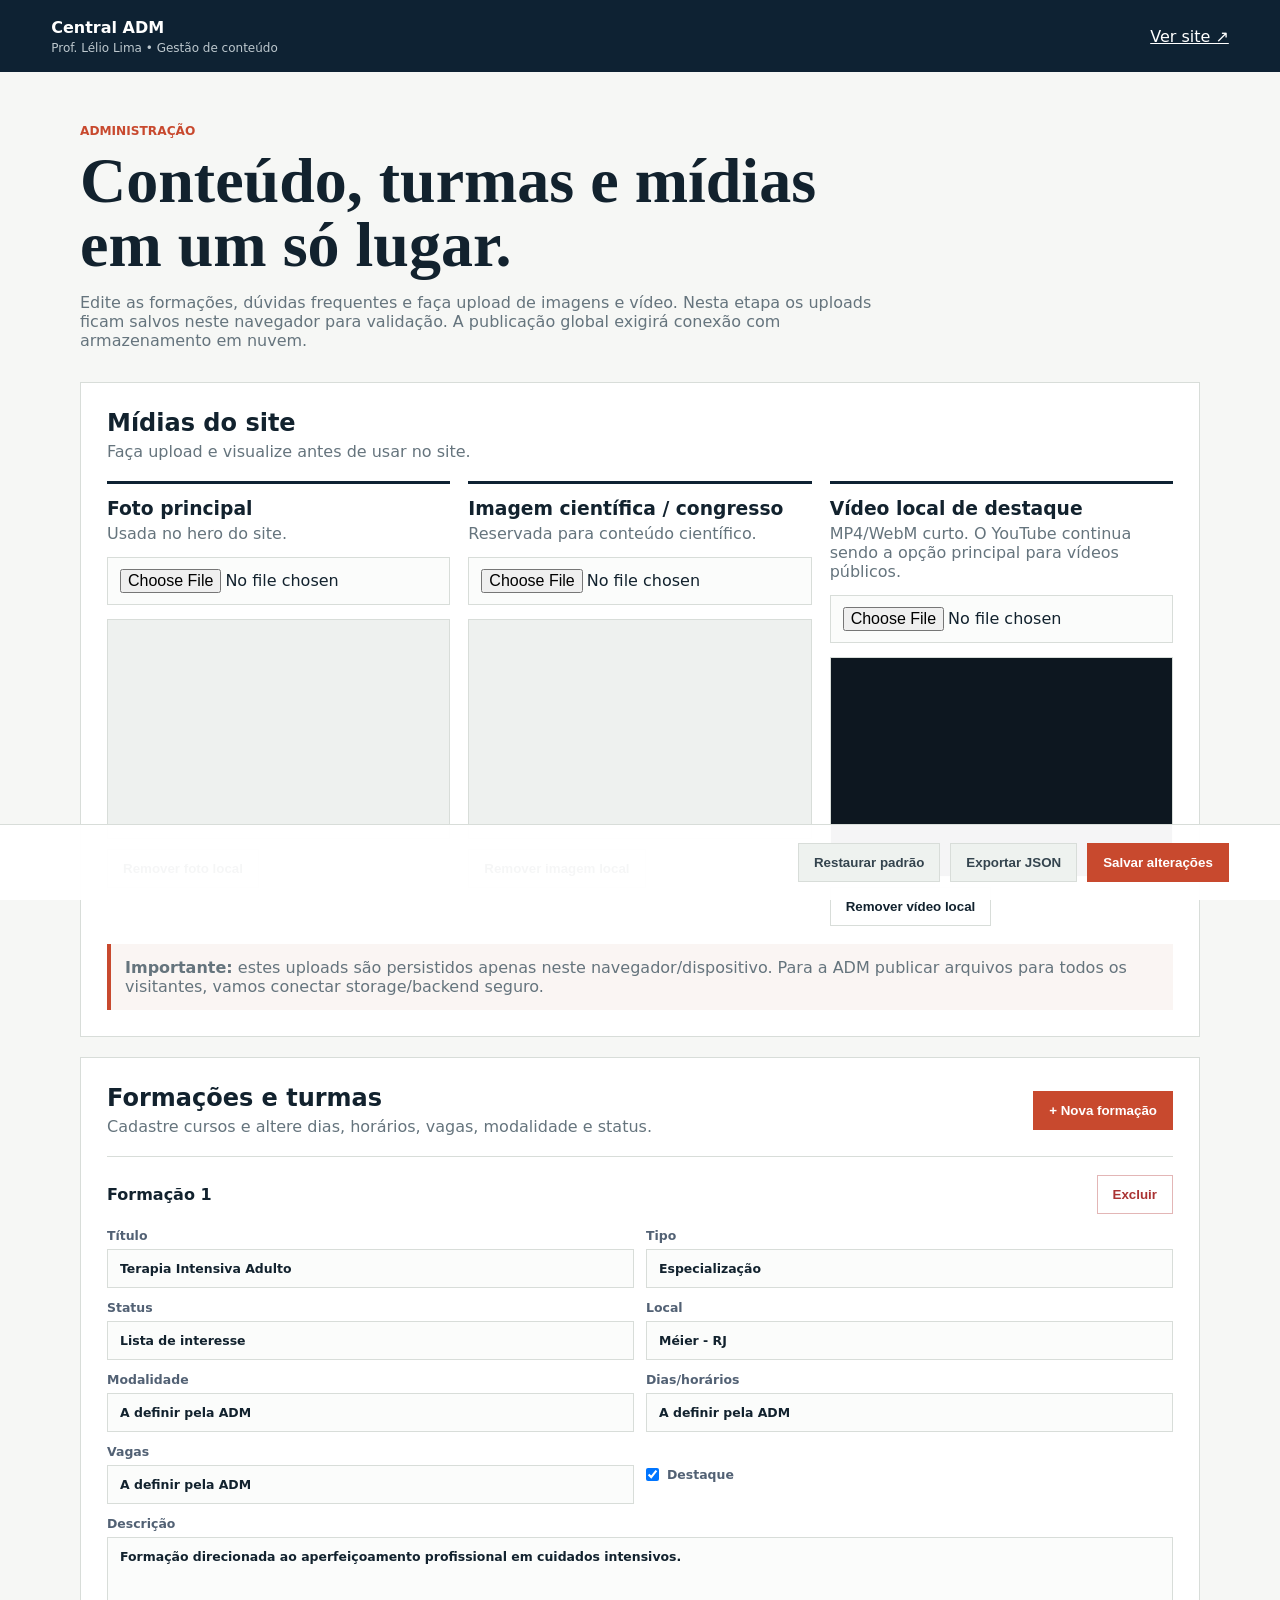
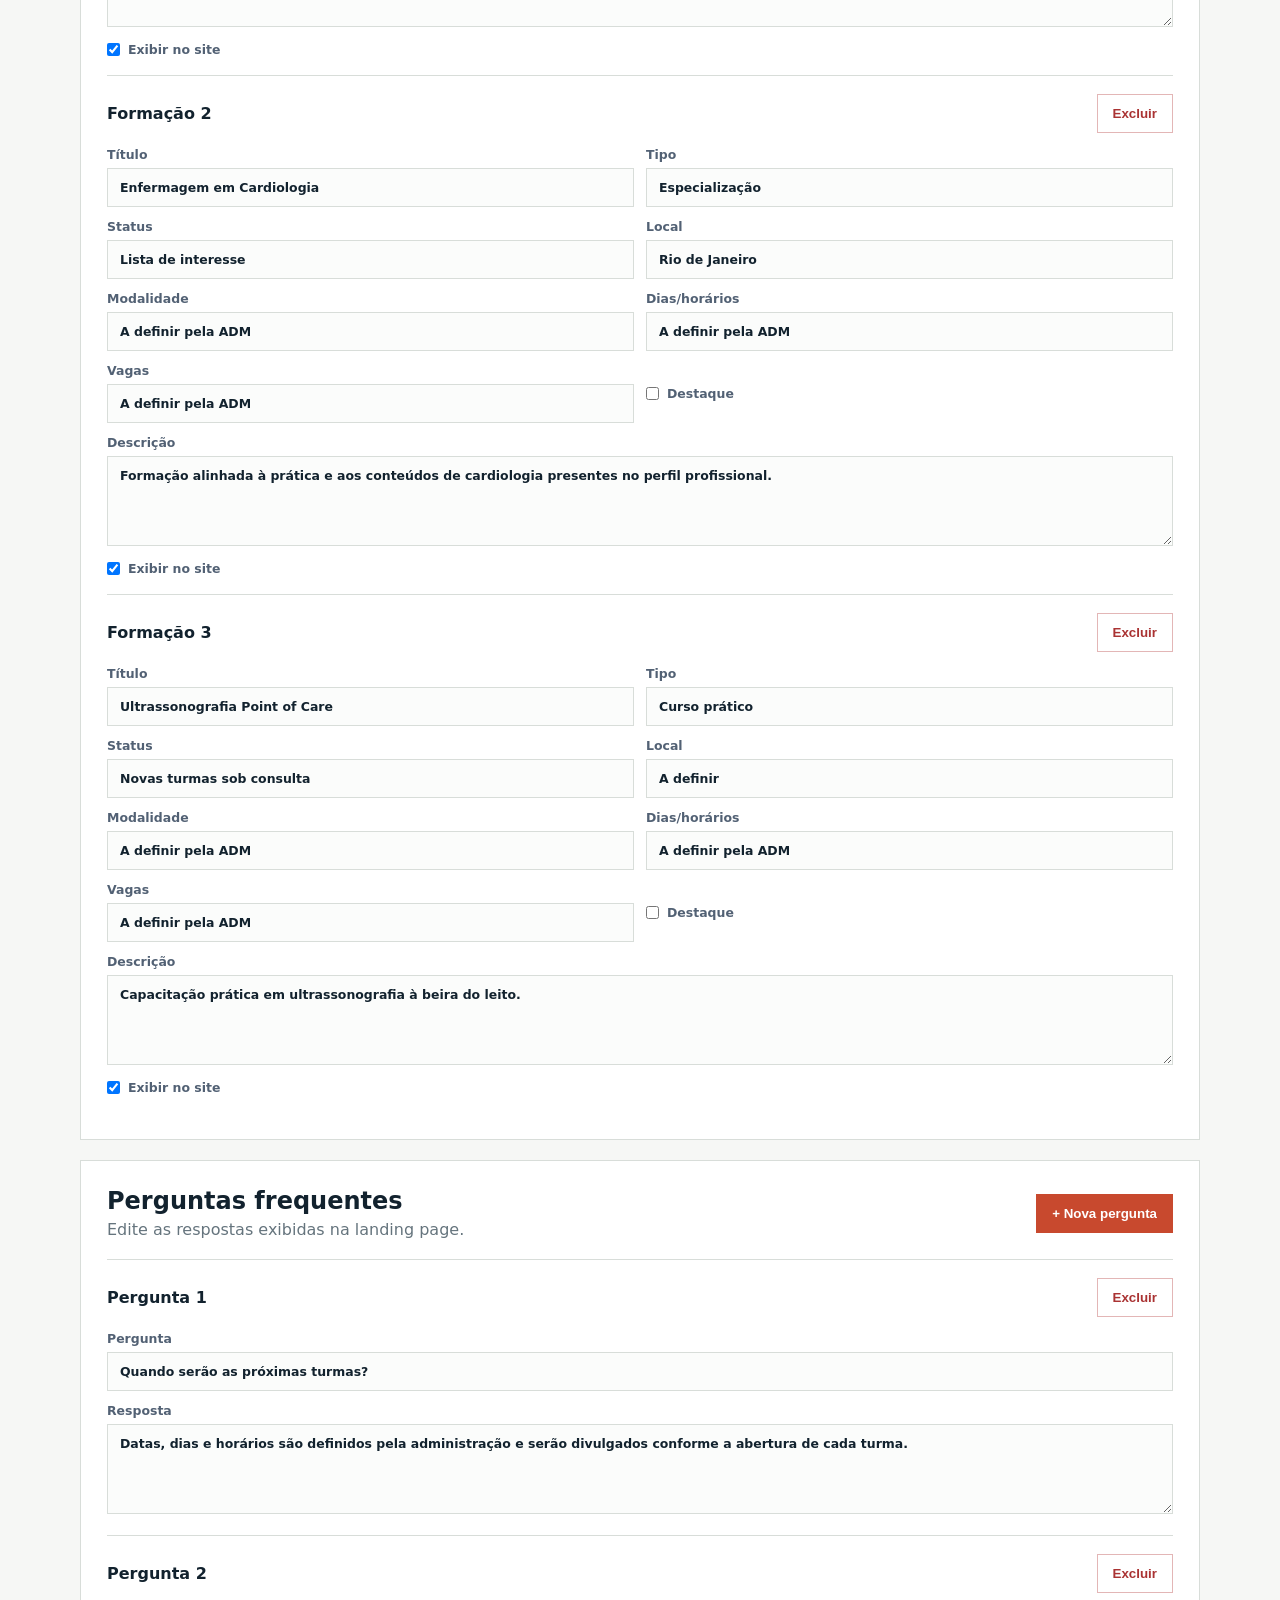
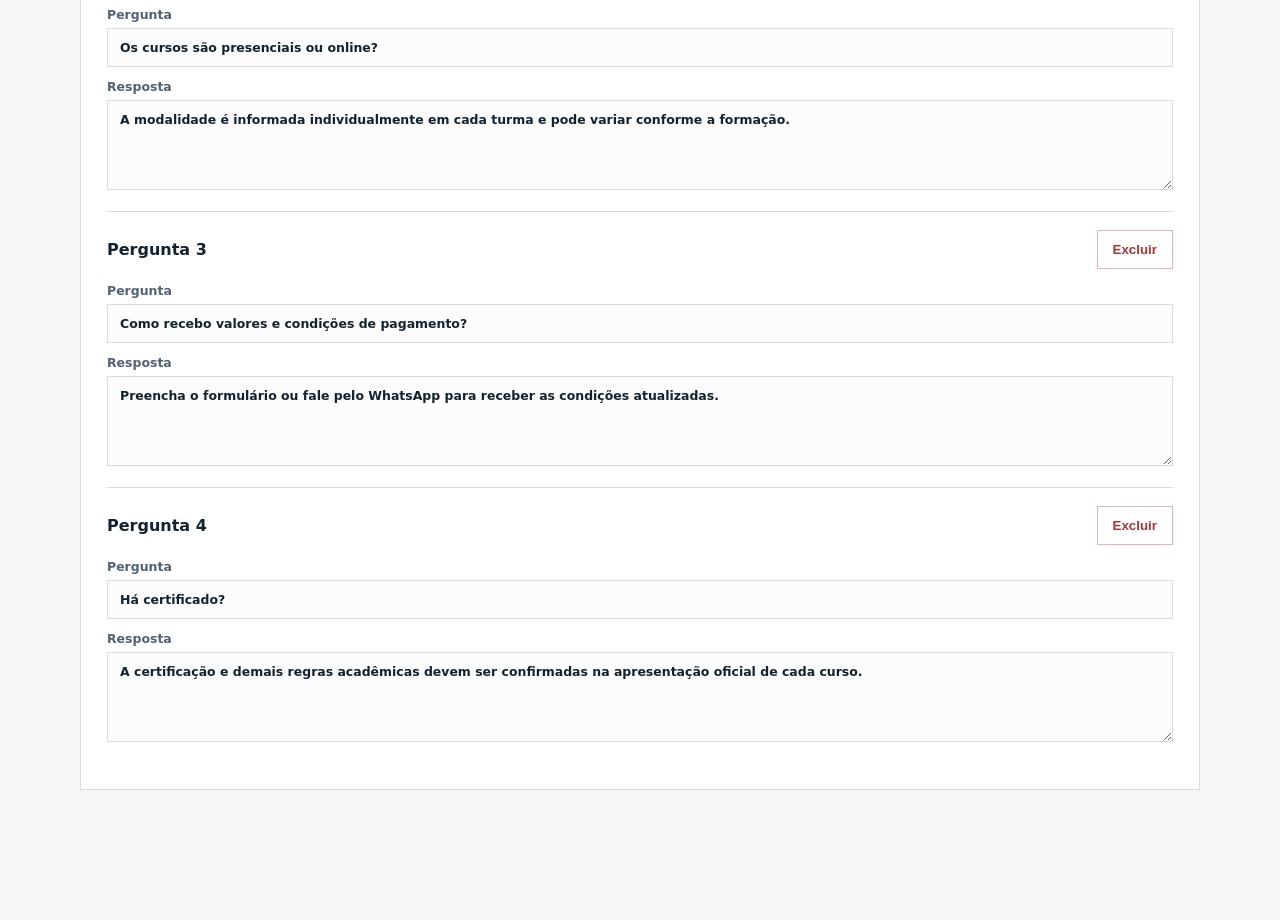
<file: admin/index.html>
<!DOCTYPE html>
<html lang="pt-BR">
<head>
  <meta charset="UTF-8">
  <meta name="viewport" content="width=device-width,initial-scale=1">
  <meta name="robots" content="noindex,nofollow,noarchive">
  <title>ADM | Prof. Lélio Lima</title>
  <link rel="stylesheet" href="admin.css">
  <script src="../assets/js/config.js" defer></script>
  <script src="admin.js" defer></script>
</head>
<body>
<header>
  <div><b>Central ADM</b><span>Prof. Lélio Lima • Gestão de conteúdo</span></div>
  <a href="../index.html">Ver site ↗</a>
</header>

<main>
  <section class="intro">
    <span>ADMINISTRAÇÃO</span>
    <h1>Conteúdo, turmas e mídias em um só lugar.</h1>
    <p>Edite as formações, dúvidas frequentes e faça upload de imagens e vídeo. Nesta etapa os uploads ficam salvos neste navegador para validação. A publicação global exigirá conexão com armazenamento em nuvem.</p>
  </section>

  <section class="panel">
    <div class="panel-head">
      <div><h2>Mídias do site</h2><p>Faça upload e visualize antes de usar no site.</p></div>
    </div>

    <div class="media-admin-grid">
      <article class="media-admin-card">
        <h3>Foto principal</h3>
        <p>Usada no hero do site.</p>
        <input id="profileUpload" type="file" accept="image/*">
        <div class="preview-box"><img id="profilePreview" alt="Prévia da foto principal"></div>
        <button type="button" data-clear-media="profile">Remover foto local</button>
      </article>

      <article class="media-admin-card">
        <h3>Imagem científica / congresso</h3>
        <p>Reservada para conteúdo científico.</p>
        <input id="scienceUpload" type="file" accept="image/*">
        <div class="preview-box"><img id="sciencePreview" alt="Prévia da imagem científica"></div>
        <button type="button" data-clear-media="science">Remover imagem local</button>
      </article>

      <article class="media-admin-card">
        <h3>Vídeo local de destaque</h3>
        <p>MP4/WebM curto. O YouTube continua sendo a opção principal para vídeos públicos.</p>
        <input id="videoUpload" type="file" accept="video/mp4,video/webm,video/ogg">
        <div class="preview-box video-preview"><video id="videoPreview" controls playsinline></video></div>
        <button type="button" data-clear-media="video">Remover vídeo local</button>
      </article>
    </div>
    <p class="notice"><strong>Importante:</strong> estes uploads são persistidos apenas neste navegador/dispositivo. Para a ADM publicar arquivos para todos os visitantes, vamos conectar storage/backend seguro.</p>
  </section>

  <section class="panel">
    <div class="panel-head">
      <div><h2>Formações e turmas</h2><p>Cadastre cursos e altere dias, horários, vagas, modalidade e status.</p></div>
      <button id="addCourse">+ Nova formação</button>
    </div>
    <div id="courseEditor"></div>
  </section>

  <section class="panel">
    <div class="panel-head">
      <div><h2>Perguntas frequentes</h2><p>Edite as respostas exibidas na landing page.</p></div>
      <button id="addFaq">+ Nova pergunta</button>
    </div>
    <div id="faqEditor"></div>
  </section>

  <div class="savebar">
    <button id="resetBtn" class="secondary">Restaurar padrão</button>
    <button id="exportBtn" class="secondary">Exportar JSON</button>
    <button id="saveBtn">Salvar alterações</button>
  </div>
  <div id="toast" role="status"></div>
</main>
</body>
</html>
</file>
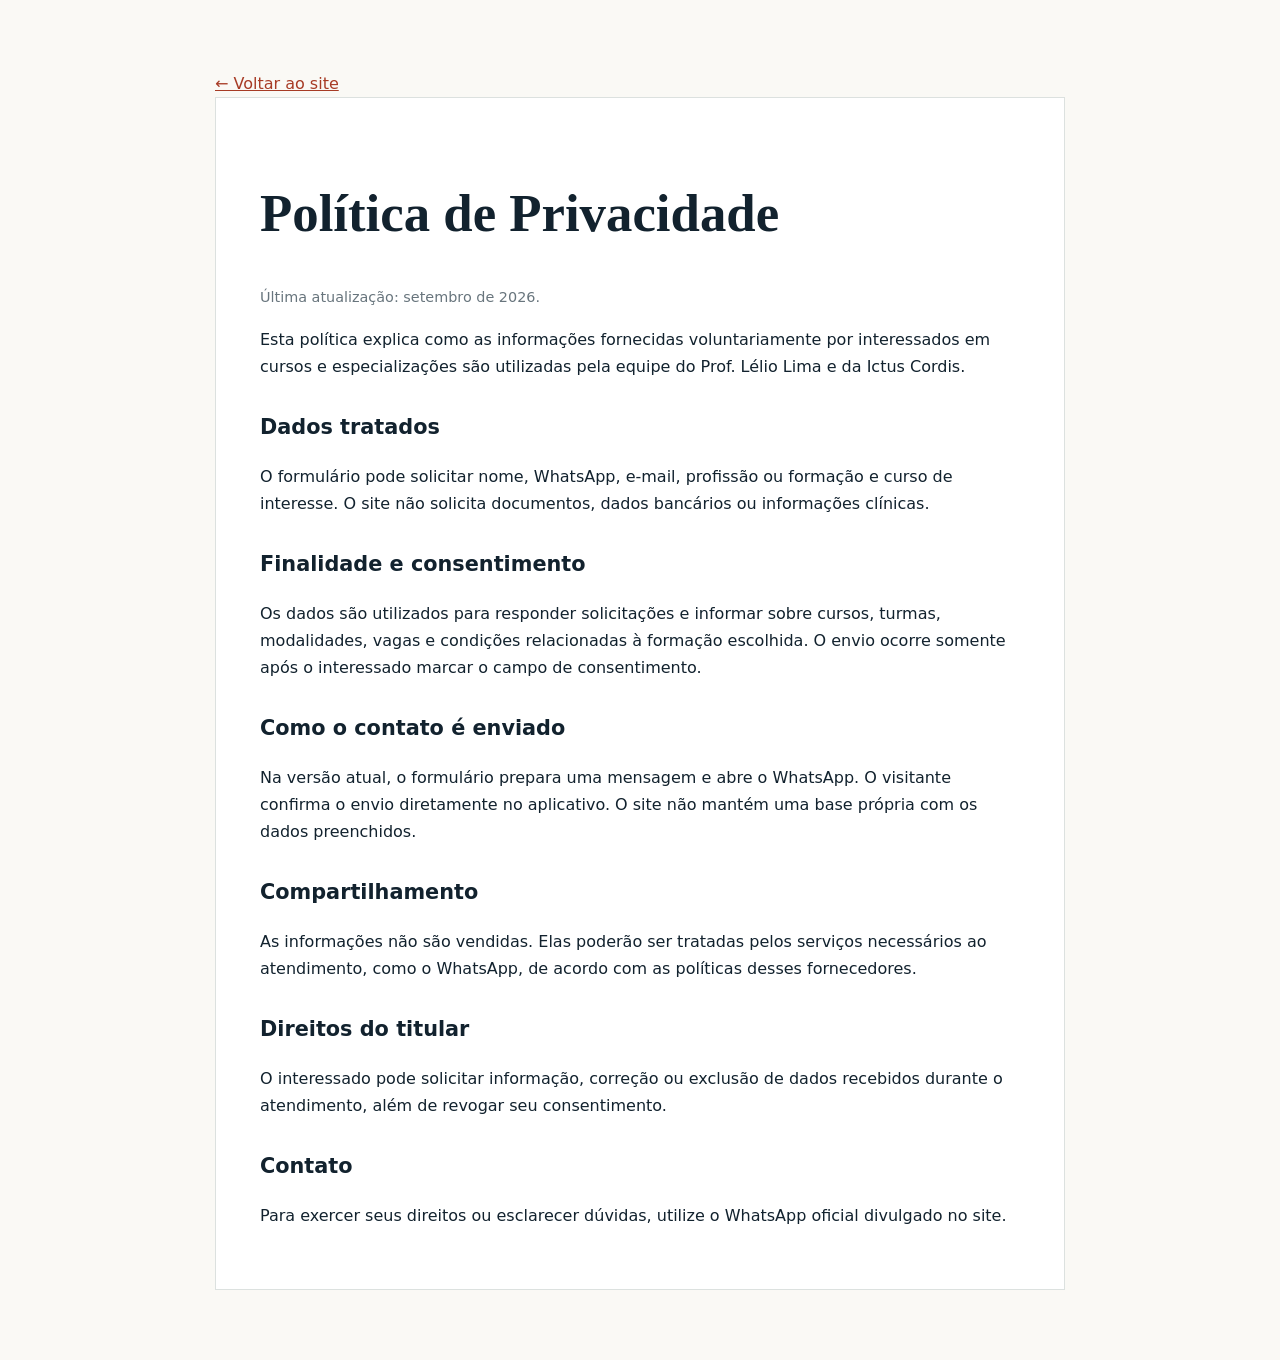
<file: privacy.html>
<!DOCTYPE html>
<html lang="pt-BR">
<head>
  <meta charset="UTF-8"><meta name="viewport" content="width=device-width,initial-scale=1">
  <meta name="description" content="Política de Privacidade do site do Prof. Lélio Lima."><meta name="theme-color" content="#0E2233">
  <title>Privacidade | Prof. Lélio Lima</title>
  <style>body{margin:0;font-family:Inter,system-ui,sans-serif;background:#faf9f5;color:#12222e;line-height:1.7}.wrap{width:min(850px,92%);margin:70px auto}.card{background:#fff;border:1px solid #dce1df;padding:clamp(24px,5vw,44px)}h1{font-family:Georgia,serif;font-size:clamp(2.2rem,6vw,3.3rem);line-height:1.05}h2{margin-top:30px;font-size:1.3rem}a{color:#a73b25}.updated{color:#68757d;font-size:.9rem}</style>
</head>
<body><main class="wrap"><a href="index.html">← Voltar ao site</a><article class="card">
  <h1>Política de Privacidade</h1><p class="updated">Última atualização: setembro de 2026.</p>
  <p>Esta política explica como as informações fornecidas voluntariamente por interessados em cursos e especializações são utilizadas pela equipe do Prof. Lélio Lima e da Ictus Cordis.</p>
  <h2>Dados tratados</h2><p>O formulário pode solicitar nome, WhatsApp, e-mail, profissão ou formação e curso de interesse. O site não solicita documentos, dados bancários ou informações clínicas.</p>
  <h2>Finalidade e consentimento</h2><p>Os dados são utilizados para responder solicitações e informar sobre cursos, turmas, modalidades, vagas e condições relacionadas à formação escolhida. O envio ocorre somente após o interessado marcar o campo de consentimento.</p>
  <h2>Como o contato é enviado</h2><p>Na versão atual, o formulário prepara uma mensagem e abre o WhatsApp. O visitante confirma o envio diretamente no aplicativo. O site não mantém uma base própria com os dados preenchidos.</p>
  <h2>Compartilhamento</h2><p>As informações não são vendidas. Elas poderão ser tratadas pelos serviços necessários ao atendimento, como o WhatsApp, de acordo com as políticas desses fornecedores.</p>
  <h2>Direitos do titular</h2><p>O interessado pode solicitar informação, correção ou exclusão de dados recebidos durante o atendimento, além de revogar seu consentimento.</p>
  <h2>Contato</h2><p>Para exercer seus direitos ou esclarecer dúvidas, utilize o WhatsApp oficial divulgado no site.</p>
</article></main></body></html>
</file>
<file: assets/css/style.css>
:root{
  --paper:#FAF9F5;
  --ink:#12222E;
  --ink-soft:#44545E;
  --band:#0E2233;
  --line:#D7D9D4;
  --coral:#C8492E;
  --coral-dark:#A93A26;
  --white:#FFFFFF;
  --focus:#F5B9A9;
  --serif:"Fraunces", Georgia, serif;
  --sans:"IBM Plex Sans", Arial, sans-serif;
}
*{box-sizing:border-box}
html{scroll-behavior:smooth}
body{margin:0;background:var(--paper);color:var(--ink);font-family:var(--sans);line-height:1.6}
a{color:inherit}
img,video{max-width:100%;display:block}
button,input,select{font:inherit}
.container{width:min(1180px,92%);margin-inline:auto}
[id]{scroll-margin-top:92px}
.skip-link{position:absolute;left:-9999px;top:auto}
.skip-link:focus{left:12px;top:12px;z-index:2000;background:var(--paper);color:var(--ink);padding:10px 14px;border:2px solid var(--coral)}
:focus-visible{outline:3px solid var(--focus);outline-offset:3px}

.topbar{position:sticky;top:0;z-index:1000;background:var(--band);color:var(--white);border-bottom:1px solid rgba(255,255,255,.12)}
.nav{min-height:76px;display:flex;align-items:center;justify-content:space-between;gap:28px}
.brand{display:flex;align-items:center;gap:12px;text-decoration:none}
.brand-mark{display:grid;place-items:center;width:42px;height:42px;border-radius:50%;border:1px solid rgba(255,255,255,.55);font-weight:600}
.brand-copy strong,.brand-copy small{display:block}
.brand-copy strong{font-size:1rem}
.brand-copy small{font-size:.78rem;color:#C7D0D6;margin-top:2px}
.nav-links{display:flex;align-items:center;gap:26px}
.nav-links a{text-decoration:none;color:#DCE2E6}
.nav-links a:hover{text-decoration:underline;text-underline-offset:5px}

.btn{display:inline-flex;align-items:center;justify-content:center;min-height:48px;padding:0 20px;border:1px solid transparent;text-decoration:none;font-weight:600;cursor:pointer}
.btn-primary{background:var(--coral);color:#fff}
.btn-primary:hover{background:var(--coral-dark)}
.btn-secondary{border-color:#8B979F;color:var(--ink);background:transparent}
.btn-on-dark{border-color:#7E8E99;color:#fff;background:transparent}
.btn-compact{min-height:42px;padding-inline:16px}
.full{width:100%}

.hero{padding:88px 0 70px}
.hero-enter{animation:heroIn .65s ease-out both}
@keyframes heroIn{from{opacity:0;transform:translateY(10px)}to{opacity:1;transform:none}}
.hero-grid{display:grid;grid-template-columns:1.05fr .95fr;gap:64px;align-items:center}
.eyebrow{margin:0 0 14px;font-size:.93rem;font-weight:500;color:#5C6870}
.eyebrow.light{color:#D3DCE1}
.hero h1,.section h2,.science-band h2,.final-cta h2{font-family:var(--serif);font-weight:600;letter-spacing:-.02em}
.hero h1{font-size:clamp(3.4rem,7vw,6.7rem);line-height:.95;margin:0 0 24px;max-width:790px}
.hero-text{font-size:1.15rem;color:var(--ink-soft);max-width:690px;margin:0 0 28px}
.actions{display:flex;gap:12px;flex-wrap:wrap}
.hero-seals{display:flex;gap:22px;flex-wrap:wrap;list-style:none;padding:0;margin:30px 0 0;color:#475760}
.hero-figure{margin:0}
.hero-figure img{width:100%;height:620px;object-fit:cover;object-position:center 22%;border-bottom:5px solid var(--coral)}
.hero-figure figcaption{padding-top:10px;font-size:.9rem;color:#5B6972}

.stats-strip{border-block:1px solid var(--line)}
.stats-grid{display:grid;grid-template-columns:repeat(4,1fr)}
.stats-grid>div{padding:24px 26px;border-right:1px solid var(--line)}
.stats-grid>div:last-child{border-right:0}
.stats-grid strong,.stats-grid span{display:block}
.stats-grid strong{font-family:var(--serif);font-size:1.7rem}
.stats-grid span{font-size:.88rem;color:#65737B;margin-top:2px}

.ecg-divider{width:min(1180px,92%);margin:20px auto;color:#7F8D95}
.ecg-divider svg{width:100%;height:28px}
.ecg-divider path{fill:none;stroke:currentColor;stroke-width:1.2;vector-effect:non-scaling-stroke}

.section{padding:86px 0}
.editorial-grid{display:grid;grid-template-columns:.9fr 1.1fr;gap:72px}
.section-heading h2,.section-intro-row h2,.capture h2{font-family:var(--serif);font-size:clamp(2.5rem,5vw,4.6rem);line-height:1.02;margin:0}
.section-heading>p:last-child{color:#65737B}
.section-copy .lead,.capture .lead{font-size:1.08rem;color:#52616A;margin-top:0}
.attribute-list{margin:34px 0 0}
.attribute-list>div{display:grid;grid-template-columns:240px 1fr;gap:28px;padding:18px 0;border-top:1px solid var(--line)}
.attribute-list>div:last-child{border-bottom:1px solid var(--line)}
.attribute-list dt{font-weight:600}
.attribute-list dd{margin:0;color:#52616A}

.formations{background:#F2F1EC}
.section-intro-row{display:grid;grid-template-columns:1fr .85fr;gap:50px;align-items:end;margin-bottom:34px}
.section-intro-row>p{margin:0;color:#5A6870}
.formation-table{border-top:2px solid var(--ink)}
.formation-head,.formation-row{display:grid;grid-template-columns:2.1fr 1fr 1.15fr .9fr .9fr auto;gap:20px;align-items:center}
.formation-head{padding:12px 0;border-bottom:1px solid var(--ink);font-size:.8rem;color:#5A6870}
.formation-row{padding:24px 0;border-bottom:1px solid var(--line)}
.formation-main .status{display:inline-block;color:var(--coral);font-size:.8rem;font-weight:600;margin-bottom:6px}
.formation-main h3{font-family:var(--serif);font-size:1.55rem;margin:0 0 6px}
.formation-main p{margin:0;color:#52616A;font-size:.95rem}
.formation-cell b{display:block;font-size:.78rem;color:#68767D;font-weight:500;margin-bottom:2px}
.formation-cell span{font-size:.94rem}

.science-band{background:var(--band);color:#fff;padding:82px 0}
.science-grid{display:grid;grid-template-columns:1fr .85fr;gap:80px;align-items:start}
.science-band h2{font-size:clamp(2.7rem,5vw,4.8rem);line-height:1.02;margin:0 0 20px}
.science-band p{color:#CFD7DC}
.science-list{list-style:none;margin:0 0 28px;padding:0}
.science-list li{padding:14px 0;border-top:1px solid rgba(255,255,255,.2)}
.science-list li:last-child{border-bottom:1px solid rgba(255,255,255,.2)}

.media-grid{display:grid;grid-template-columns:1.1fr .9fr;gap:28px}
.video-feature,.photo-feature{margin:0}
.video-feature video{width:100%;aspect-ratio:16/9;background:#000;object-fit:cover}
.video-feature figcaption,.photo-feature figcaption{padding-top:14px}
.media-label{display:block;color:var(--coral);font-size:.82rem;font-weight:600;margin-bottom:4px}
.video-feature strong,.photo-feature strong{display:block;font-family:var(--serif);font-size:1.65rem;line-height:1.12}
.video-feature p,.photo-feature p{margin:6px 0 0;color:#617078}
.photo-feature img{width:100%;height:100%;max-height:530px;object-fit:cover;object-position:center}
.photo-feature{display:flex;flex-direction:column;justify-content:space-between}
.portrait-feature img{object-position:center 25%}
.section-subheading{margin:64px 0 22px;padding-top:26px;border-top:1px solid var(--line)}
.section-subheading h3{font-family:var(--serif);font-size:clamp(2rem,4vw,3.2rem);line-height:1.05;margin:0}
.video-gallery{display:grid;grid-template-columns:repeat(5,1fr);gap:14px;align-items:start}
.video-gallery video{width:100%;aspect-ratio:9/16;background:#07131C;object-fit:cover}
.youtube-heading{margin-top:72px}
.youtube-grid{display:grid;grid-template-columns:repeat(3,1fr);gap:18px}
.youtube-grid iframe{display:block;width:100%;aspect-ratio:16/9;border:0;background:#07131C}
.channel-link{display:inline-block;margin-top:22px;color:var(--coral);font-weight:600;text-underline-offset:4px}

.capture{background:#F0F2F1}
.capture-grid{display:grid;grid-template-columns:1fr .95fr;gap:72px;align-items:start}
.steps{list-style:none;padding:0;margin:30px 0 0}
.steps li{display:grid;grid-template-columns:52px 1fr;gap:16px;padding:16px 0;border-top:1px solid var(--line)}
.steps li:last-child{border-bottom:1px solid var(--line)}
.steps li>span{font-family:var(--serif);font-size:1.25rem;color:var(--coral)}
.steps strong{display:block}
.steps p{margin:2px 0 0;color:#66747C}
.lead-form{background:var(--band);color:#fff;padding:32px}
.lead-form h3{font-family:var(--serif);font-size:2.1rem;line-height:1.05;margin:0 0 24px}
.lead-form label{display:block;margin-bottom:15px;color:#DCE3E7;font-size:.92rem}
.lead-form input,.lead-form select{display:block;width:100%;margin-top:6px;padding:13px 12px;border:1px solid #526572;background:#0A1A28;color:#fff}
.lead-form input::placeholder{color:#97A6AF}
.lead-form .consent{display:flex;gap:10px;align-items:flex-start}
.lead-form .consent input{width:auto;margin-top:5px}
.lead-form small{display:block;color:#AEBBC3;margin-top:10px}.lead-form small a{color:#fff;text-decoration:underline;text-underline-offset:3px}

.faq-list details{border-top:1px solid var(--line);padding:16px 0}
.faq-list details:last-child{border-bottom:1px solid var(--line)}
.faq-list summary{cursor:pointer;font-weight:600}
.faq-list p{color:#5E6B73;margin:10px 0 0}

.final-cta{background:var(--band);color:#fff;padding:70px 0}
.final-cta-inner{display:grid;grid-template-columns:1fr auto;gap:50px;align-items:end}
.final-cta h2{font-size:clamp(2.6rem,5vw,4.7rem);line-height:1.02;margin:0 0 12px}
.final-cta p{color:#CFD8DE;margin:0}

.footer{background:#091824;color:#D8E0E4;border-top:1px solid rgba(255,255,255,.15);padding:28px 0}
.footer-grid{display:flex;justify-content:space-between;gap:20px;align-items:center;flex-wrap:wrap}
.footer p{margin:0}
.footer nav{display:flex;gap:20px}
.footer a{text-decoration:none}
.footer a:hover{text-decoration:underline;text-underline-offset:4px}

.floating-wa{position:fixed;right:18px;bottom:18px;z-index:1000;width:58px;height:58px;border-radius:50%;display:grid;place-items:center;background:var(--coral);color:#fff;text-decoration:none;font-weight:600;border:2px solid var(--paper)}

@media (prefers-reduced-motion:reduce){*{scroll-behavior:auto!important}.hero-enter{animation:none}}
@media (prefers-color-scheme:dark){
  :root{--paper:#10191F;--ink:#EDF2F4;--ink-soft:#BAC5CB;--line:#39454B;--white:#fff}
  body{background:var(--paper)}
  .formations,.capture{background:#151F25}
  .btn-secondary{color:var(--ink);border-color:#79868E}
  .stats-strip{background:#121D23}
  .section-copy .lead,.capture .lead,.attribute-list dd,.section-intro-row>p,.formation-main p,.formation-head,.formation-cell b,.hero-figure figcaption,.stats-grid span,.steps p,.faq-list p{color:#AEB9BF}
  .lead-form{background:#0C1E2C}
}

@media(max-width:980px){
  .nav-links{display:none}
  .hero-grid,.editorial-grid,.section-intro-row,.science-grid,.capture-grid{grid-template-columns:1fr}
  .hero-figure{max-width:640px}
  .hero-figure img{height:520px}
  .stats-grid{grid-template-columns:1fr 1fr}
  .stats-grid>div:nth-child(2){border-right:0}
  .stats-grid>div:nth-child(-n+2){border-bottom:1px solid var(--line)}
  .attribute-list>div{grid-template-columns:1fr}
  .formation-head{display:none}
  .formation-row{grid-template-columns:1fr 1fr 1fr}
  .formation-main{grid-column:1/-1}
  .formation-row .btn{grid-column:1/-1;justify-self:start}
  .media-grid{grid-template-columns:1fr}
  .video-gallery{grid-template-columns:repeat(3,1fr)}
  .youtube-grid{grid-template-columns:1fr 1fr}
  .final-cta-inner{grid-template-columns:1fr}
}
@media(max-width:620px){
  .nav .btn-compact{display:none}
  .hero{padding-top:58px}
  .hero h1{font-size:3.55rem}
  .hero-figure img{height:420px}
  .hero-seals{display:grid;gap:8px}
  .actions{display:grid}
  .btn{width:100%}
  .stats-grid{grid-template-columns:1fr}
  .stats-grid>div{border-right:0!important;border-bottom:1px solid var(--line)}
  .stats-grid>div:last-child{border-bottom:0}
  .section{padding:64px 0}
  .science-band{padding:64px 0}
  .formation-row{grid-template-columns:1fr 1fr}
  .formation-main{grid-column:1/-1}
  .lead-form{padding:24px 20px}
  .video-gallery{grid-template-columns:1fr 1fr;gap:10px}
  .youtube-grid{grid-template-columns:1fr}
  .final-cta{padding:58px 0}
  .footer-grid{align-items:flex-start;flex-direction:column}
}

.info-trigger{align-self:start;appearance:none;border:0;border-bottom:1px solid currentColor;background:transparent;color:var(--coral);padding:2px 0;margin-top:2px;font:600 .86rem var(--sans);cursor:pointer;transition:color .2s ease,transform .2s ease}
.info-trigger:hover{color:var(--coral-dark);transform:translateX(3px)}
.formation-row-actions{display:flex;gap:8px;align-items:center;flex-wrap:wrap}
.formation-detail-btn{min-height:44px;padding:0 16px;border:1px solid #8B979F;background:transparent;color:var(--ink);font-weight:600;cursor:pointer;transition:background-color .2s ease,color .2s ease,transform .2s ease,border-color .2s ease}
.formation-detail-btn:hover{background:var(--ink);border-color:var(--ink);color:var(--paper);transform:translateY(-2px)}
.formation-row{transition:background-color .22s ease,transform .22s ease}
.formation-row:hover{background:rgba(200,73,46,.045)}
.modal-layer{position:fixed;inset:0;z-index:3000;display:grid;place-items:center;padding:22px;visibility:hidden;pointer-events:none}
.modal-layer.is-open{visibility:visible;pointer-events:auto}
.modal-backdrop{position:absolute;inset:0;background:rgba(5,17,25,.72);opacity:0;transition:opacity .24s ease}
.modal-layer.is-open .modal-backdrop{opacity:1}
.info-modal{position:relative;z-index:1;width:min(680px,100%);max-height:min(82vh,760px);overflow:auto;background:var(--paper);color:var(--ink);border-top:5px solid var(--coral);box-shadow:0 28px 80px rgba(0,0,0,.32);padding:34px;opacity:0;transform:scale(.94) translateY(10px);transition:opacity .24s ease,transform .24s cubic-bezier(.2,.8,.2,1)}
.modal-layer.is-open .info-modal{opacity:1;transform:scale(1) translateY(0)}
.modal-close{position:absolute;top:12px;right:14px;width:42px;height:42px;border:1px solid var(--line);background:transparent;color:var(--ink);font-size:1.8rem;line-height:1;cursor:pointer;transition:background-color .2s ease,color .2s ease,transform .2s ease}
.modal-close:hover{background:var(--ink);color:var(--paper);transform:rotate(4deg)}
.modal-kicker{margin:0 50px 8px 0;color:var(--coral);font-weight:600;font-size:.86rem}
.info-modal h2{font-family:var(--serif);font-size:clamp(2rem,5vw,3.35rem);line-height:1.02;margin:0 52px 18px 0}
.modal-body{color:var(--ink-soft)}
.modal-body p{margin:0 0 18px}
.modal-detail-list{display:grid;grid-template-columns:1fr 1fr;gap:0;border-top:1px solid var(--line);margin-top:22px}
.modal-detail-list>div{padding:14px 14px 14px 0;border-bottom:1px solid var(--line)}
.modal-detail-list strong{display:block;font-size:.78rem;color:#68767D;margin-bottom:2px}
.modal-actions{display:flex;gap:10px;flex-wrap:wrap;margin-top:26px}
body.modal-open{overflow:hidden}
@media(max-width:620px){.info-modal{padding:28px 20px 22px}.modal-detail-list{grid-template-columns:1fr}.modal-actions{display:grid}.modal-actions .btn{width:100%}}
@media(prefers-reduced-motion:reduce){.modal-backdrop,.info-modal,.info-trigger,.formation-detail-btn,.formation-row,.modal-close{transition:none!important}}


/* Refinamento cirúrgico Facebook + modais premium */
.btn,
.formation-detail-btn,
.info-trigger,
.footer a,
.social-actions a{
  transition:transform .3s ease-out,background-color .3s ease-out,color .3s ease-out,border-color .3s ease-out,opacity .3s ease-out;
}

.btn:hover,
.formation-detail-btn:hover,
.social-actions a:hover{
  transform:scale(1.03);
}

.pillar-clickable{
  cursor:pointer;
  transition:background-color .3s ease-out,transform .3s ease-out,border-color .3s ease-out;
}

.pillar-clickable:hover{
  background:rgba(200,73,46,.035);
  transform:translateX(4px);
}

.pillar-clickable:focus-visible{
  outline:3px solid var(--focus);
  outline-offset:4px;
}

.social-actions{
  display:flex;
  gap:10px;
  flex-wrap:wrap;
  align-items:center;
}

.modal-backdrop{
  background:rgba(5,17,25,.62);
  backdrop-filter:blur(8px);
  -webkit-backdrop-filter:blur(8px);
  transition:opacity .3s ease-out;
}

.info-modal{
  transition:opacity .3s ease-out,transform .3s ease-out;
  transform:scale(.94) translateY(12px);
}

.modal-layer.is-open .info-modal{
  transform:scale(1) translateY(0);
}

.modal-lead{
  font-size:1.05rem;
  line-height:1.72;
}

.modal-highlight{
  margin-top:22px;
  padding:18px 20px;
  border-left:4px solid var(--coral);
  background:rgba(200,73,46,.08);
}

.modal-highlight strong,
.modal-highlight span{
  display:block;
}

.modal-highlight strong{
  margin-bottom:6px;
  color:var(--coral);
}

.modal-highlight b{
  color:var(--coral);
}

.modal-rich-list{
  list-style:none;
  padding:0;
  margin:22px 0;
  border-top:1px solid var(--line);
}

.modal-rich-list li{
  position:relative;
  padding:13px 0 13px 24px;
  border-bottom:1px solid var(--line);
}

.modal-rich-list li::before{
  content:"";
  position:absolute;
  left:2px;
  top:22px;
  width:8px;
  height:8px;
  border-radius:50%;
  background:var(--coral);
}

.modal-closing{
  margin-top:22px!important;
  font-family:var(--serif);
  font-size:1.35rem;
  color:var(--ink);
}

.modal-proof{
  display:grid;
  grid-template-columns:auto 1fr;
  gap:18px;
  align-items:center;
  margin-top:22px;
  padding-top:20px;
  border-top:1px solid var(--line);
}

.modal-proof strong{
  font-family:var(--serif);
  font-size:2.45rem;
  line-height:1;
  color:var(--coral);
}

.modal-proof span{
  color:var(--ink-soft);
}

body.modal-open{
  overflow:hidden;
  touch-action:none;
}

@media(max-width:620px){
  .social-actions{display:grid}
  .modal-proof{grid-template-columns:1fr;gap:8px}
  .pillar-clickable:hover{transform:none}
}

@media(prefers-reduced-motion:reduce){
  .btn,
  .formation-detail-btn,
  .info-trigger,
  .footer a,
  .social-actions a,
  .pillar-clickable,
  .modal-backdrop,
  .info-modal{
    transition:none!important;
    transform:none!important;
  }
}

.floating-wa svg{
  width:30px;
  height:30px;
  fill:currentColor;
  display:block;
}


/* Modal premium refinement v2 */
.modal-backdrop{
  backdrop-filter:blur(8px);
  -webkit-backdrop-filter:blur(8px);
  background-color:rgba(0,0,0,.5);
  opacity:0;
  transition:opacity .3s ease-out;
}

.modal-layer.is-open .modal-backdrop{
  opacity:1;
}

.info-modal{
  opacity:0;
  transform:scale(.95);
  transition:opacity .3s ease-out,transform .3s ease-out;
  will-change:opacity,transform;
}

.modal-layer.is-open .info-modal{
  opacity:1;
  transform:scale(1);
}

body.modal-open,
html.modal-open-root{
  overflow:hidden;
  overscroll-behavior:none;
}

.modal-highlight{
  margin-top:22px;
  padding:18px 20px;
  border-left:4px solid var(--coral);
  background:rgba(200,73,46,.08);
}

.modal-proof{
  display:grid;
  grid-template-columns:auto 1fr;
  gap:18px;
  align-items:center;
  margin-top:22px;
  padding-top:20px;
  border-top:1px solid var(--line);
}

.modal-proof strong{
  font-family:var(--serif);
  font-size:2.45rem;
  line-height:1;
  color:var(--coral);
}

.modal-rich-list{
  list-style:none;
  padding:0;
  margin:22px 0;
  border-top:1px solid var(--line);
}

.modal-rich-list li{
  position:relative;
  padding:13px 0 13px 24px;
  border-bottom:1px solid var(--line);
}

.modal-rich-list li::before{
  content:"";
  position:absolute;
  left:2px;
  top:22px;
  width:8px;
  height:8px;
  border-radius:50%;
  background:var(--coral);
}

.modal-closing{
  margin-top:22px!important;
  font-family:var(--serif);
  font-size:1.35rem;
  color:var(--ink);
}

.social-footer-link{
  display:inline-flex;
  align-items:center;
  gap:6px;
}

.social-footer-link::before{
  content:"f";
  display:grid;
  place-items:center;
  width:22px;
  height:22px;
  border:1px solid currentColor;
  border-radius:50%;
  font-size:.78rem;
  font-weight:700;
}

.btn,
.formation-detail-btn,
.info-trigger{
  transition:transform .3s ease-out,background-color .3s ease-out,color .3s ease-out,border-color .3s ease-out;
}

.btn:hover,
.formation-detail-btn:hover,
.info-trigger:hover{
  transform:scale(1.03);
}

@media(max-width:620px){
  .modal-proof{grid-template-columns:1fr;gap:8px}
}

@media(prefers-reduced-motion:reduce){
  .modal-backdrop,
  .info-modal,
  .btn,
  .formation-detail-btn,
  .info-trigger{
    transition:none!important;
    transform:none!important;
  }
}


/* Thematic motion layer */
.hero-ecg{
  width:min(720px,100%);
  margin:24px 0 4px;
  color:var(--coral);
  opacity:.9;
}
.hero-ecg svg{
  display:block;
  width:100%;
  height:40px;
}
.hero-ecg path{
  fill:none;
  stroke:currentColor;
  stroke-width:1.6;
  stroke-linecap:round;
  stroke-linejoin:round;
  vector-effect:non-scaling-stroke;
  stroke-dasharray:900;
  stroke-dashoffset:900;
  animation:
    heroEcgDraw 1.8s cubic-bezier(.2,.8,.2,1) .15s forwards,
    heroEcgBeat 5.6s ease-in-out 2.2s infinite;
}
@keyframes heroEcgDraw{
  to{stroke-dashoffset:0}
}
@keyframes heroEcgBeat{
  0%,86%,100%{opacity:.72;filter:none}
  89%{opacity:1;filter:drop-shadow(0 0 3px rgba(200,73,46,.32))}
  91%{opacity:.78;filter:none}
  93%{opacity:1;filter:drop-shadow(0 0 3px rgba(200,73,46,.24))}
  96%{opacity:.72;filter:none}
}

.reveal-on-scroll{
  opacity:0;
  transform:translateY(12px);
}
.reveal-on-scroll.is-revealed{
  opacity:1;
  transform:translateY(0);
  transition:opacity .55s ease-out,transform .55s ease-out;
}

.formation-row{
  position:relative;
  isolation:isolate;
  overflow:hidden;
}
.formation-row>*{
  position:relative;
  z-index:1;
}
.formation-row::after{
  content:"";
  position:absolute;
  z-index:0;
  left:0;
  right:0;
  top:50%;
  height:34px;
  transform:translateY(-50%) translateX(-105%);
  opacity:0;
  pointer-events:none;
  background-repeat:no-repeat;
  background-position:center;
  background-size:100% 34px;
  background-image:url("data:image/svg+xml,%3Csvg xmlns='http://www.w3.org/2000/svg' viewBox='0 0 900 34'%3E%3Cpath d='M0 17H320l14-1 8-12 10 25 9-12h80l8-1 7-9 9 19 9-9h426' fill='none' stroke='%23C8492E' stroke-width='1.4' stroke-opacity='.24'/%3E%3C/svg%3E");
}
.formation-row:hover::after{
  animation:coursePulseSweep .9s ease-out 1;
}
@keyframes coursePulseSweep{
  0%{opacity:0;transform:translateY(-50%) translateX(-105%)}
  20%{opacity:.9}
  100%{opacity:0;transform:translateY(-50%) translateX(105%)}
}

.faq-list details{
  overflow:hidden;
}
.faq-list summary{
  transition:color .25s ease-out;
}
.faq-list details[open] summary{
  color:var(--coral);
}
.faq-list details p{
  opacity:.95;
}

.wa-breathe{
  animation:waBreathe 3.8s ease-in-out .9s 2;
  transform-origin:center;
}
@keyframes waBreathe{
  0%,70%,100%{transform:scale(1)}
  78%{transform:scale(1.05)}
  86%{transform:scale(1)}
  92%{transform:scale(1.04)}
}

@media(prefers-reduced-motion:reduce){
  .hero-ecg path{
    animation:none!important;
    stroke-dashoffset:0!important;
    opacity:.85!important;
    filter:none!important;
  }
  .reveal-on-scroll{
    opacity:1!important;
    transform:none!important;
    transition:none!important;
  }
  .formation-row:hover::after,
  .wa-breathe{
    animation:none!important;
  }
  .faq-list details,
  .faq-list summary{
    transition:none!important;
  }
}


/* ===== TRAJETÓRIA DO PROF. LÉLIO ===== */
.career-timeline-section{
  padding:100px 0 110px;
  background:#f6f7f7;
  color:#12222e;
}
.career-timeline-container{width:min(1120px,92%);margin-inline:auto}
.career-timeline-header{max-width:790px;margin-bottom:68px}
.career-timeline-kicker{margin:0 0 14px;color:#51636f;font:500 .95rem var(--sans,"IBM Plex Sans",sans-serif)}
.career-timeline-header h2{margin:0 0 20px;color:#12222e;font:500 clamp(3rem,6vw,5.8rem)/.98 var(--serif,"Fraunces",Georgia,serif);letter-spacing:-.035em}
.career-timeline-header>p:last-child{max-width:660px;margin:0;color:#596a75;font-size:1.08rem;line-height:1.75}
.career-timeline{position:relative;max-width:930px;margin-left:auto}
.career-timeline::before{content:"";position:absolute;top:18px;bottom:18px;left:31px;width:1px;background:#b5c2c9}
.career-timeline-item{position:relative;display:grid;grid-template-columns:64px 1fr;gap:30px;padding-bottom:52px}
.career-timeline-item:last-child{padding-bottom:0}
.career-timeline-marker{position:relative;z-index:2;display:grid;place-items:center;width:64px;height:64px;border:1px solid #0e2233;border-radius:50%;background:#f6f7f7;color:#0e2233;transition:background-color .3s ease-out,color .3s ease-out,border-color .3s ease-out,transform .3s ease-out,box-shadow .3s ease-out}
.career-timeline-marker span{font-size:.78rem;font-weight:600}
.career-timeline-content{position:relative;padding:4px 30px 28px;border-bottom:1px solid #d6dce0;transition:border-color .3s ease-out,background-color .3s ease-out,box-shadow .3s ease-out,transform .3s ease-out}
.career-timeline-label{display:block;margin-bottom:7px;color:#70808a;font-size:.78rem;font-weight:500}
.career-timeline-content h3{margin:0 0 12px;color:#12222e;font:500 clamp(1.65rem,3vw,2.35rem)/1.12 var(--serif,"Fraunces",Georgia,serif);letter-spacing:-.02em}
.career-timeline-content p{max-width:720px;margin:0;color:#576872;font-size:1rem;line-height:1.75}
.career-timeline-item:hover .career-timeline-content{border-color:#2e8ab8;background:rgba(255,255,255,.68);box-shadow:0 13px 35px rgba(14,34,51,.06),inset 3px 0 0 rgba(46,138,184,.78);transform:translateX(4px)}
.career-timeline-item:hover .career-timeline-marker{background:#0e2233;color:#fff;border-color:#2e8ab8;transform:scale(1.06);box-shadow:0 0 0 6px rgba(46,138,184,.08),0 9px 24px rgba(14,34,51,.14)}
.career-timeline-item-highlight .career-timeline-marker{background:#0e2233;color:#fff}
.career-timeline-item-highlight .career-timeline-content{border-bottom-color:#0e2233}
[data-career-reveal]{opacity:0;transform:translateY(14px);transition:opacity .6s ease-out,transform .6s ease-out}
[data-career-reveal].career-revealed{opacity:1;transform:translateY(0)}
[data-career-reveal]:nth-child(2){transition-delay:.06s}
[data-career-reveal]:nth-child(3){transition-delay:.12s}
[data-career-reveal]:nth-child(4){transition-delay:.18s}
[data-career-reveal]:nth-child(5){transition-delay:.24s}
@media(max-width:760px){
  .career-timeline-section{padding:72px 0 80px}
  .career-timeline-header{margin-bottom:48px}
  .career-timeline-header h2{font-size:clamp(2.8rem,14vw,4.4rem)}
  .career-timeline{margin-left:0}
  .career-timeline::before{left:22px}
  .career-timeline-item{grid-template-columns:46px 1fr;gap:18px;padding-bottom:42px}
  .career-timeline-marker{width:46px;height:46px}
  .career-timeline-content{padding:0 0 24px}
  .career-timeline-item:hover .career-timeline-content{transform:none}
}
@media(prefers-color-scheme:dark){
  .career-timeline-section{background:#151f25;color:#edf2f4}
  .career-timeline-header h2,.career-timeline-content h3{color:#edf2f4}
  .career-timeline-header>p:last-child,.career-timeline-content p,.career-timeline-kicker,.career-timeline-label{color:#aeb9bf}
  .career-timeline-marker{background:#151f25;color:#edf2f4;border-color:#8ea3af}
  .career-timeline::before{background:#465761}
  .career-timeline-content{border-color:#39454b}
  .career-timeline-item:hover .career-timeline-content{background:rgba(255,255,255,.035)}
}
@media(prefers-reduced-motion:reduce){
  [data-career-reveal]{opacity:1!important;transform:none!important;transition:none!important}
  .career-timeline-marker,.career-timeline-content{transition:none!important}
}


/* FIX DEFINITIVO — imagem científica inteira, sem corte */
.photo-feature.portrait-feature{
  justify-content:flex-start;
  background:#0E2233;
  overflow:hidden;
}

.photo-feature.portrait-feature img{
  width:100%;
  height:auto !important;
  max-height:none !important;
  aspect-ratio:auto !important;
  object-fit:contain !important;
  object-position:center top !important;
  background:#0E2233;
}

.photo-feature.portrait-feature figcaption{
  background:var(--paper);
  width:100%;
}

@media(max-width:980px){
  .photo-feature.portrait-feature img{
    width:100%;
    height:auto !important;
    max-height:none !important;
    object-fit:contain !important;
  }
}


/* ===== BARRA SOCIAL FLUTUANTE ===== */
.floating-socials{
  position:fixed;
  right:18px;
  bottom:18px;
  z-index:1000;
  display:flex;
  flex-direction:column;
  gap:10px;
  align-items:center;
}

.floating-social{
  width:54px;
  height:54px;
  border-radius:50%;
  display:grid;
  place-items:center;
  color:#fff;
  text-decoration:none;
  border:2px solid var(--paper);
  box-shadow:0 8px 24px rgba(14,34,51,.18);
  transition:transform .25s ease-out,box-shadow .25s ease-out,filter .25s ease-out;
}

.floating-social:hover{
  transform:translateY(-2px) scale(1.06);
  box-shadow:0 12px 30px rgba(14,34,51,.26);
  filter:brightness(1.04);
}

.floating-social svg{
  width:27px;
  height:27px;
  fill:currentColor;
  display:block;
}

.floating-wa{
  position:static !important;
  right:auto !important;
  bottom:auto !important;
  background:#25D366;
}

.floating-instagram{
  background:#E4405F;
}

.floating-youtube{
  background:#FF0000;
}

.floating-facebook{
  background:#1877F2;
}

@media(max-width:620px){
  .floating-socials{
    right:12px;
    bottom:12px;
    gap:8px;
  }

  .floating-social{
    width:48px;
    height:48px;
  }

  .floating-social svg{
    width:24px;
    height:24px;
  }
}

@media(prefers-reduced-motion:reduce){
  .floating-social{
    transition:none!important;
  }
}


/* FIX MÍDIA REAL — fotos verticais sem corte e sem bloco vazio */
.media-section .media-grid{
  grid-template-columns:repeat(2,minmax(0,1fr));
  align-items:start;
  gap:32px;
}

.media-section .photo-feature{
  display:block;
  margin:0;
  background:transparent;
  overflow:visible;
}

.media-section .photo-feature img,
.media-section .photo-feature.portrait-feature img{
  display:block;
  width:100%;
  height:auto !important;
  max-height:none !important;
  aspect-ratio:9 / 16 !important;
  object-fit:contain !important;
  object-position:center center !important;
  background:#0E2233;
}

.media-section .photo-feature figcaption,
.media-section .photo-feature.portrait-feature figcaption{
  width:100%;
  padding:16px 0 0;
  background:transparent;
}

@media(max-width:760px){
  .media-section .media-grid{
    grid-template-columns:1fr;
    gap:42px;
  }

  .media-section .photo-feature img,
  .media-section .photo-feature.portrait-feature img{
    aspect-ratio:9 / 16 !important;
  }
}


/* FIX FINAL ADM MEDIA — cada upload no bloco correto e proporção natural */
.media-section .media-grid{
  grid-template-columns:repeat(2,minmax(0,1fr));
  align-items:start;
  gap:32px;
}

.media-section .photo-feature,
.media-section .photo-feature.portrait-feature{
  display:block;
  background:transparent !important;
  overflow:visible;
}

.media-section .photo-feature img,
.media-section .photo-feature.portrait-feature img{
  display:block;
  width:100%;
  height:auto !important;
  max-height:none !important;
  aspect-ratio:auto !important;
  object-fit:contain !important;
  object-position:center top !important;
  background:transparent !important;
}

.media-section .photo-feature figcaption,
.media-section .photo-feature.portrait-feature figcaption{
  position:static;
  width:100%;
  padding:16px 0 0;
  background:transparent !important;
}

@media(max-width:760px){
  .media-section .media-grid{
    grid-template-columns:1fr;
    gap:42px;
  }

  .media-section .photo-feature img,
  .media-section .photo-feature.portrait-feature img{
    width:100%;
    height:auto !important;
    aspect-ratio:auto !important;
  }
}
</file>
<file: admin/admin.css>
:root{--navy:#0e2233;--paper:#f6f7f5;--ink:#12222e;--muted:#65747d;--line:#d8ddd9;--coral:#c8492e}
*{box-sizing:border-box}body{margin:0;font-family:Inter,system-ui,"Segoe UI",sans-serif;background:var(--paper);color:var(--ink)}
header{min-height:72px;padding:0 4%;background:var(--navy);color:#fff;display:flex;align-items:center;justify-content:space-between;gap:20px}
header b,header span{display:block}header span{font-size:.75rem;color:#bdc8ce;margin-top:4px}header a{color:#fff}
main{width:min(1120px,92%);margin:auto;padding:48px 0 110px}.intro{max-width:820px;margin-bottom:32px}.intro>span{font-size:.76rem;font-weight:800;color:var(--coral)}
.intro h1{font-family:Georgia,serif;font-size:clamp(2.2rem,5vw,4rem);line-height:1;margin:10px 0 16px}.intro p{color:var(--muted)}
.panel{background:#fff;border:1px solid var(--line);padding:26px;margin-bottom:20px}.panel-head{display:flex;justify-content:space-between;gap:20px;align-items:center;margin-bottom:20px}.panel h2{margin:0}.panel p{color:var(--muted);margin:5px 0 0}
.panel button,.savebar button{border:1px solid var(--line);padding:11px 15px;font-weight:700;cursor:pointer;background:#fff;color:var(--ink)}
.panel-head>button,#saveBtn{background:var(--coral);color:#fff;border-color:var(--coral)}
.media-admin-grid{display:grid;grid-template-columns:repeat(3,1fr);gap:18px}.media-admin-card{border-top:3px solid var(--navy);padding-top:14px}.media-admin-card h3{margin:0}.media-admin-card input{display:block;width:100%;margin:14px 0}
.preview-box{height:220px;border:1px solid var(--line);background:#eef1ef;display:grid;place-items:center;overflow:hidden;margin-bottom:10px}.preview-box img,.preview-box video{width:100%;height:100%;object-fit:cover;display:none}.video-preview{background:#0d1720}
.notice{margin-top:18px!important;padding:14px;border-left:4px solid var(--coral);background:#faf5f3}
.editor-card{border-top:1px solid var(--line);padding:18px 0;margin:0}.editor-top{display:flex;justify-content:space-between;align-items:center;margin-bottom:14px}.remove{color:#a33!important;border-color:#e3b6b6!important}
.grid{display:grid;grid-template-columns:1fr 1fr;gap:12px}.grid .wide{grid-column:1/-1}label{display:block;font-size:.78rem;font-weight:700;color:#526174}
input,textarea,select{width:100%;margin-top:6px;padding:11px 12px;border:1px solid var(--line);background:#fbfcfb;color:var(--ink);font:inherit}textarea{min-height:90px;resize:vertical}.check{display:flex;align-items:center;gap:8px}.check input{width:auto;margin:0}
.savebar{position:fixed;left:0;right:0;bottom:0;min-height:76px;background:rgba(255,255,255,.96);border-top:1px solid var(--line);display:flex;justify-content:flex-end;align-items:center;gap:10px;padding:0 4%;z-index:10}.savebar .secondary{background:#eef2ef;color:#34444e}
#toast{position:fixed;right:20px;bottom:92px;background:var(--navy);color:#fff;padding:13px 16px;opacity:0;transform:translateY(10px);transition:.2s;pointer-events:none}#toast.show{opacity:1;transform:none}
@media(max-width:850px){.media-admin-grid{grid-template-columns:1fr}.panel-head{align-items:flex-start;flex-direction:column}.grid{grid-template-columns:1fr}.grid .wide{grid-column:auto}.savebar{justify-content:center}.savebar button{padding:10px;font-size:.78rem}}
</file>
